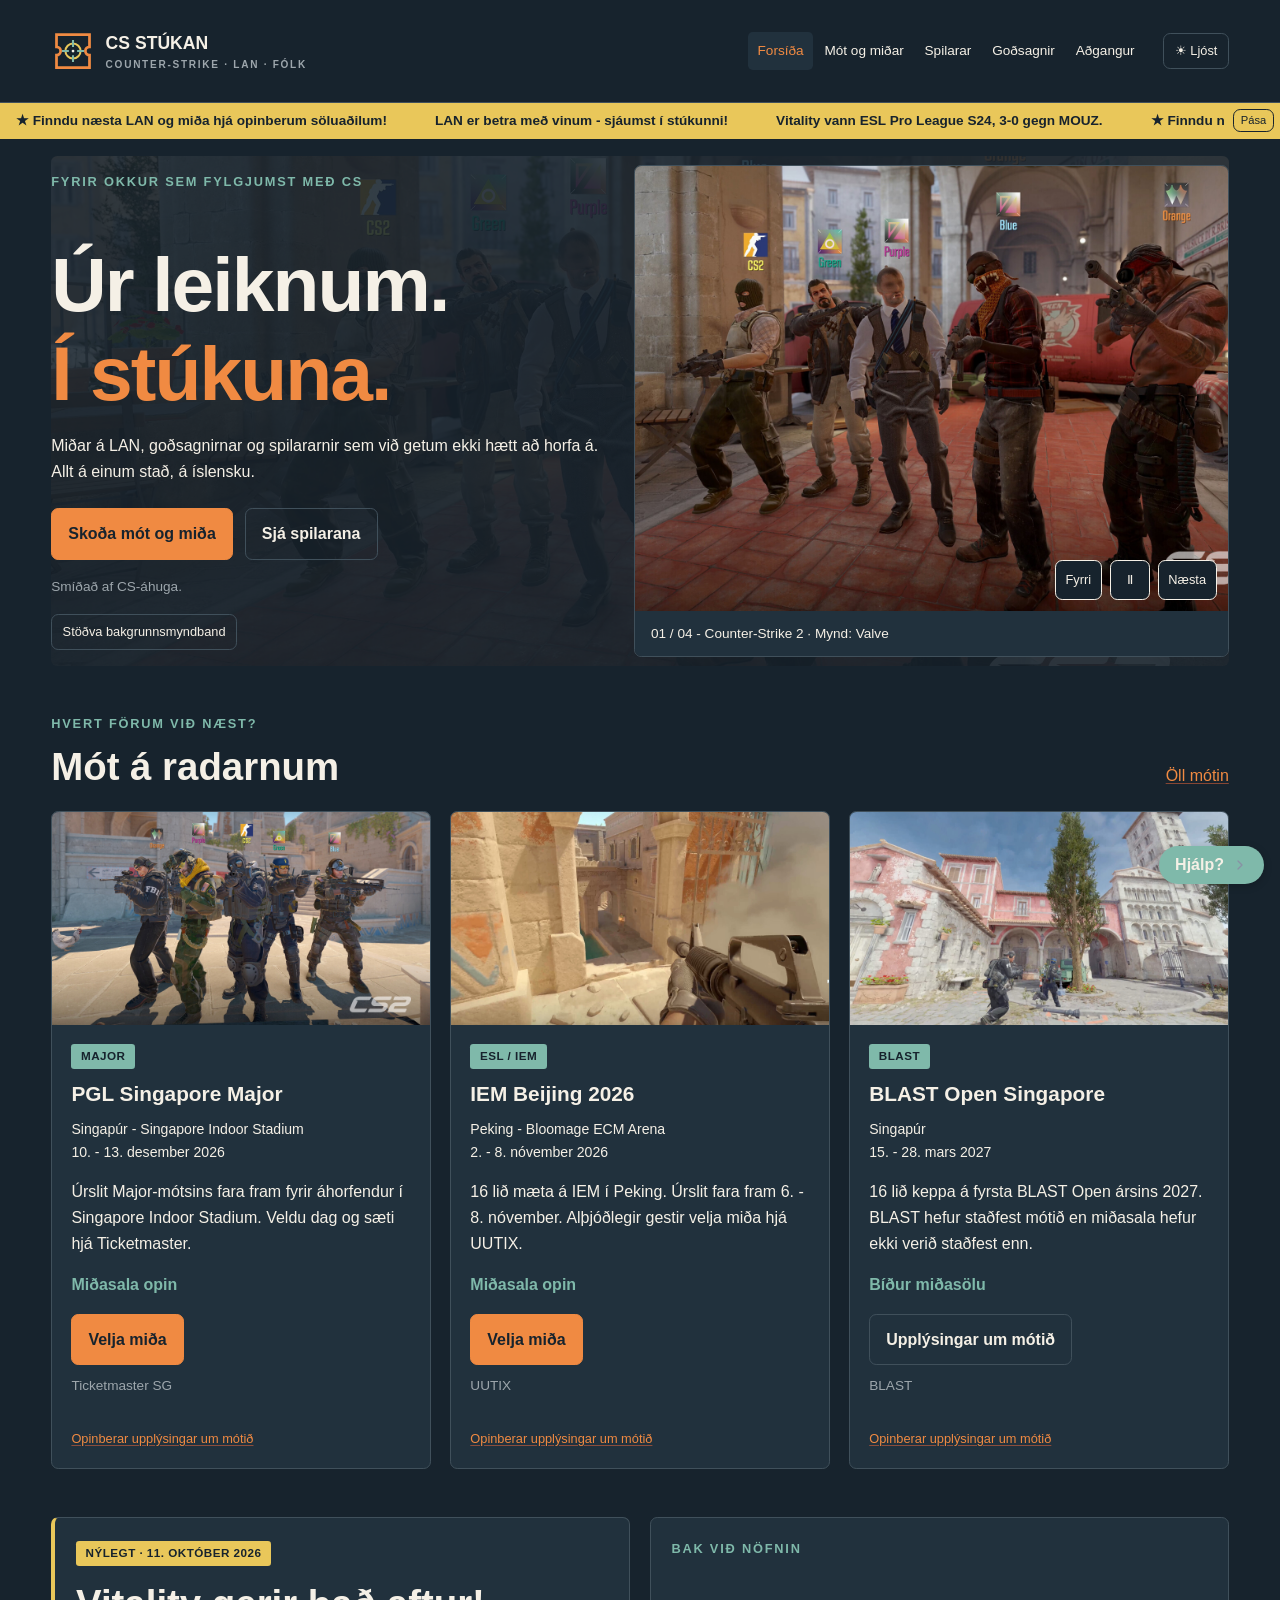
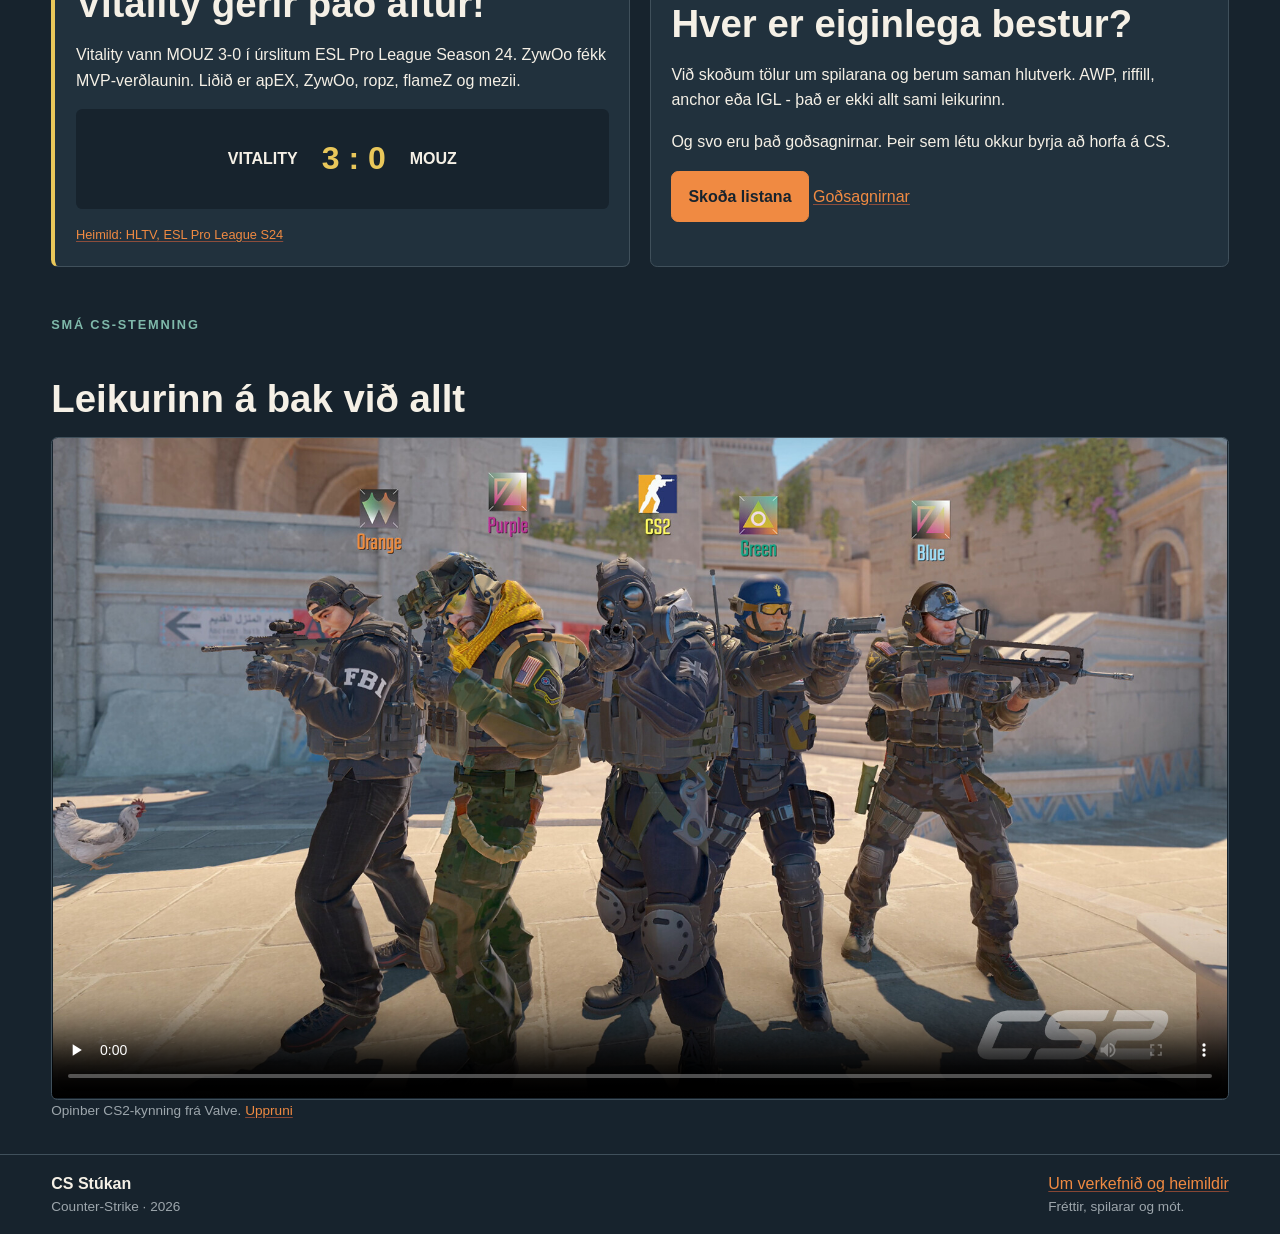
<file: index.html>
<!DOCTYPE html>
<html lang="is" data-theme="dark">
<head>
  <meta charset="UTF-8">
  <meta name="viewport" content="width=device-width, initial-scale=1">
  <meta name="color-scheme" content="light dark">
  <meta name="description" content="CS Stúkan: Counter-Strike, LAN-mót og spilararnir á bak við leikinn.">
  <title>Forsíða | CS Stúkan</title>
  <link rel="icon" href="myndir/logo.svg" type="image/svg+xml">
  <link rel="stylesheet" href="styles.min.css">
  <script>try{document.documentElement.dataset.theme=localStorage.getItem('cs-thema')||'dark';}catch(e){}</script>
  <script src="js/vefur.js" defer></script>
  
</head>
<body>
  <a class="sleppa" href="#efni">Fara beint í efnið</a>
  <header class="siduhofud">
    <div class="rammi haus">
      <a class="merki" href="index.html"><svg xmlns="http://www.w3.org/2000/svg" viewBox="0 0 64 64" role="img" aria-labelledby="logo-titill"><title id="logo-titill">CS Stúkan - einfalt miða- og skotmarksmerki</title><path d="M8 8h48v18a6 6 0 0 0 0 12v18H8V38a6 6 0 0 0 0-12Z" fill="#17232d" stroke="#f08a42" stroke-width="4"/><circle cx="32" cy="32" r="11" fill="none" stroke="#e9c75a" stroke-width="3"/><path d="M32 16v10m0 12v10M16 32h10m12 0h10" stroke="#7fb9aa" stroke-width="3"/><circle cx="32" cy="32" r="2" fill="#f5f0e6"/></svg><span>CS STÚKAN<small>Counter-Strike · LAN · fólk</small></span></a>
      <nav class="valmynd" aria-label="Aðalvalmynd"><a href="index.html" aria-current="page">Forsíða</a><a href="midar.html">Mót og miðar</a><a href="spilarar.html">Spilarar</a><a href="godsagnir.html">Goðsagnir</a><a href="adgangur.html">Aðgangur</a></nav>
      <button class="thema-hnappur" id="thema" type="button" aria-label="Skipta yfir í ljóst þema">☀ Ljóst</button>
      <details class="farsima-valmynd"><summary>☰ Valmynd</summary><nav class="farsima-listi" aria-label="Efnisyfirlit í farsíma"><a href="index.html" aria-current="page">Forsíða</a><a href="midar.html">Mót og miðar</a><a href="spilarar.html">Spilarar</a><a href="godsagnir.html">Goðsagnir</a><a href="adgangur.html">Aðgangur</a><a href="um.html">Um verkefnið</a></nav></details>
    </div>
  </header>
  <div class="tilkynning" role="region" aria-label="Tilkynningar">
    <div class="tilkynning-braut"><div class="tilkynning-texti">
      <span>★ Finndu næsta LAN og miða hjá opinberum söluaðilum!</span><span>LAN er betra með vinum - sjáumst í stúkunni!</span><span>Vitality vann ESL Pro League S24, 3-0 gegn MOUZ.</span>
      <span aria-hidden="true">★ Finndu næsta LAN og miða hjá opinberum söluaðilum!</span><span aria-hidden="true">LAN er betra með vinum - sjáumst í stúkunni!</span><span aria-hidden="true">Vitality vann ESL Pro League S24, 3-0 gegn MOUZ.</span>
    </div></div><button id="pasa-tilkynningu" type="button" aria-pressed="false">Pása</button>
  </div>
  <main id="efni" class="rammi">
    
<section class="forsida"><video id="bakgrunnsmyndband" class="bakgrunnsmyndband" muted loop playsinline preload="metadata" poster="myndir/cs-1.jpg" aria-hidden="true"><source src="myndbond/cs2-bakgrunnur.mp4" type="video/mp4"></video>
  <div class="forsidu-texti"><p class="yfirskrift">Fyrir okkur sem fylgjumst með CS</p><h1>Úr leiknum.<br><span>Í stúkuna.</span></h1><p>Miðar á LAN, goðsagnirnar og spilararnir sem við getum ekki hætt að horfa á. Allt á einum stað, á íslensku.</p><div class="hnappar"><a href="midar.html" role="button">Skoða mót og miða </a><a href="spilarar.html" role="button" class="hnappur-ljos">Sjá spilarana</a></div><p class="smatt" style="margin-top:1rem">Smíðað af CS-áhuga.</p><button type="button" id="bakgrunns-pasa" class="thema-hnappur">Stöðva bakgrunnsmyndband</button></div>
  <figure class="forsidu-mynd"><img id="myndasyning" src="myndir/cs-1.jpg" alt="Skjámynd úr Counter-Strike 2" width="1920" height="1080"><div class="myndahnappar"><button id="mynd-fyrri" type="button" aria-label="Fyrri mynd">Fyrri</button><button id="mynd-pasa" type="button" aria-label="Stöðva myndasýningu" aria-pressed="false">Ⅱ</button><button id="mynd-naesta" type="button" aria-label="Næsta mynd">Næsta</button></div><figcaption><span id="myndatexti">01 / 04 - Counter-Strike 2</span> · Mynd: Valve</figcaption></figure>
</section>
<section class="kafli"><div class="kafla-haus"><div><p class="yfirskrift">Hvert förum við næst?</p><h2>Mót á radarnum</h2></div><a href="midar.html">Öll mótin </a></div><div class="thrir-dalkar"><article class="motskort"><img src="myndir/cs-2.jpg" alt="Skjámynd úr Counter-Strike 2" width="1920" height="1080" loading="lazy"><div class="kort-texti"><span class="merkimidi">MAJOR</span><h3>PGL Singapore Major</h3><p class="stadur">Singapúr - Singapore Indoor Stadium<br>10. - 13. desember 2026</p><p>Úrslit Major-mótsins fara fram fyrir áhorfendur í Singapore Indoor Stadium. Veldu dag og sæti hjá Ticketmaster.</p><p class="midasala-stada">Miðasala opin</p><a href="https://main.login.ticketmaster.sg/activity/detail/26sg_pglcs2major" role="button" target="_blank" rel="noopener">Velja miða</a><p class="smatt">Ticketmaster SG</p><a class="heimild" href="https://www.pglesports.com/cs2/pgl-major-singapore-2026/" target="_blank" rel="noopener">Opinberar upplýsingar um mótið</a></div></article><article class="motskort"><img src="myndir/cs-4.jpg" alt="Skjámynd úr Counter-Strike 2" width="1920" height="1080" loading="lazy"><div class="kort-texti"><span class="merkimidi">ESL / IEM</span><h3>IEM Beijing 2026</h3><p class="stadur">Peking - Bloomage ECM Arena<br>2. - 8. nóvember 2026</p><p>16 lið mæta á IEM í Peking. Úrslit fara fram 6. - 8. nóvember. Alþjóðlegir gestir velja miða hjá UUTIX.</p><p class="midasala-stada">Miðasala opin</p><a href="https://www.uutix.com/detail?pId=3919" role="button" target="_blank" rel="noopener">Velja miða</a><p class="smatt">UUTIX</p><a class="heimild" href="https://pro.eslgaming.com/tour/cs/beijing/" target="_blank" rel="noopener">Opinberar upplýsingar um mótið</a></div></article><article class="motskort"><img src="myndir/cs-3.jpg" alt="Skjámynd úr Counter-Strike 2" width="1920" height="1080" loading="lazy"><div class="kort-texti"><span class="merkimidi">BLAST</span><h3>BLAST Open Singapore</h3><p class="stadur">Singapúr<br>15. - 28. mars 2027</p><p>16 lið keppa á fyrsta BLAST Open ársins 2027. BLAST hefur staðfest mótið en miðasala hefur ekki verið staðfest enn.</p><p class="midasala-stada">Bíður miðasölu</p><a href="https://blast.tv/cs/news/premier-returns-to-singapore-in-2027" role="button" class="hnappur-ljos" target="_blank" rel="noopener">Upplýsingar um mótið</a><p class="smatt">BLAST</p><a class="heimild" href="https://blast.tv/cs/news/premier-returns-to-singapore-in-2027" target="_blank" rel="noopener">Opinberar upplýsingar um mótið</a></div></article></div></section>
<div class="kafli tveir-dalkar"><article class="frett"><span class="merkimidi gulur">NÝLEGT · 11. OKTÓBER 2026</span><h2 style="margin-top:1rem">Vitality gerir það aftur!</h2><p>Vitality vann MOUZ 3-0 í úrslitum ESL Pro League Season 24. ZywOo fékk MVP-verðlaunin. Liðið er apEX, ZywOo, ropz, flameZ og mezii.</p><div class="urslit"><span>VITALITY</span><strong>3 : 0</strong><span>MOUZ</span></div><p class="heimild"><a href="https://www.hltv.org/events/8244/esl-pro-league-season-24">Heimild: HLTV, ESL Pro League S24 </a></p></article><article><p class="yfirskrift">Bak við nöfnin</p><h2>Hver er eiginlega bestur?</h2><p>Við skoðum tölur um spilarana og berum saman hlutverk. AWP, riffill, anchor eða IGL - það er ekki allt sami leikurinn.</p><p>Og svo eru það goðsagnirnar. Þeir sem létu okkur byrja að horfa á CS.</p><div class="hnappar"><a href="spilarar.html" role="button">Skoða listana</a> <a href="godsagnir.html">Goðsagnirnar </a></div></article></div>
<section class="kafli"><p class="yfirskrift">Smá CS-stemning</p><h2>Leikurinn á bak við allt</h2><video class="myndband" controls preload="none" poster="myndir/cs-2.jpg"><source src="myndbond/cs2-kynning.mp4" type="video/mp4"><track kind="captions" src="myndbond/kynning-is.vtt" srclang="is" label="Íslensk lýsing"><p><a href="https://store.steampowered.com/app/730/CounterStrike_2/">Sjá kynninguna á Steam</a></p></video><p class="smatt">Opinber CS2-kynning frá Valve. <a href="https://store.steampowered.com/app/730/CounterStrike_2/">Uppruni </a></p></section>

  </main>
  <footer><div class="rammi fotur"><div><strong>CS Stúkan</strong><p class="smatt">Counter-Strike · 2026</p></div><div><a href="um.html">Um verkefnið og heimildir</a><p class="smatt">Fréttir, spilarar og mót.</p></div></div></footer>
  <details class="spjall"><summary>Hjálp?</summary><div class="spjall-inni"><h3>Hvað viltu vita?</h3><p>Hér finnurðu svör um miða, aðgang og tölfræði.</p><label for="spjall-spurning">Veldu spurningu</label><select id="spjall-spurning"><option value="midar">Hvernig kaupi ég miða?</option><option value="adgangur">Hvernig stofna ég aðgang?</option><option value="tolur">Hvaðan koma tölurnar?</option></select><p id="spjall-svar" aria-live="polite">Veldu „Velja miða“ á mótasíðunni. Miðakaup fara fram hjá opinberum söluaðila.</p></div></details>
</body>
</html>
</file>
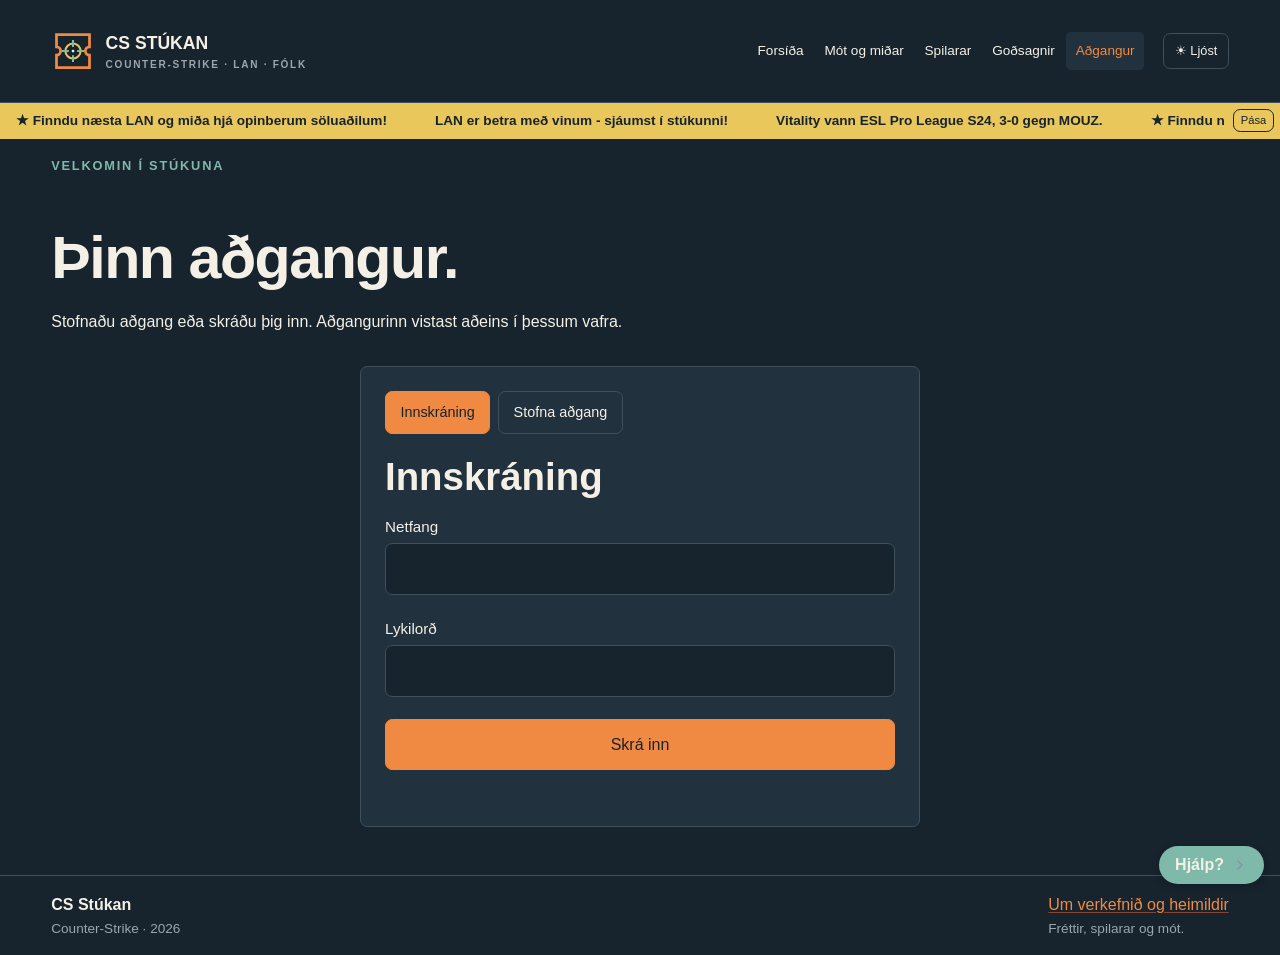
<file: adgangur.html>
<!DOCTYPE html>
<html lang="is" data-theme="dark">
<head>
  <meta charset="UTF-8">
  <meta name="viewport" content="width=device-width, initial-scale=1">
  <meta name="color-scheme" content="light dark">
  <meta name="description" content="CS Stúkan: Counter-Strike, LAN-mót og spilararnir á bak við leikinn.">
  <title>Aðgangur | CS Stúkan</title>
  <link rel="icon" href="myndir/logo.svg" type="image/svg+xml">
  <link rel="stylesheet" href="styles.min.css">
  <script>try{document.documentElement.dataset.theme=localStorage.getItem('cs-thema')||'dark';}catch(e){}</script>
  <script src="js/vefur.js" defer></script>
  
</head>
<body>
  <a class="sleppa" href="#efni">Fara beint í efnið</a>
  <header class="siduhofud">
    <div class="rammi haus">
      <a class="merki" href="index.html"><svg xmlns="http://www.w3.org/2000/svg" viewBox="0 0 64 64" role="img" aria-labelledby="logo-titill"><title id="logo-titill">CS Stúkan - einfalt miða- og skotmarksmerki</title><path d="M8 8h48v18a6 6 0 0 0 0 12v18H8V38a6 6 0 0 0 0-12Z" fill="#17232d" stroke="#f08a42" stroke-width="4"/><circle cx="32" cy="32" r="11" fill="none" stroke="#e9c75a" stroke-width="3"/><path d="M32 16v10m0 12v10M16 32h10m12 0h10" stroke="#7fb9aa" stroke-width="3"/><circle cx="32" cy="32" r="2" fill="#f5f0e6"/></svg><span>CS STÚKAN<small>Counter-Strike · LAN · fólk</small></span></a>
      <nav class="valmynd" aria-label="Aðalvalmynd"><a href="index.html">Forsíða</a><a href="midar.html">Mót og miðar</a><a href="spilarar.html">Spilarar</a><a href="godsagnir.html">Goðsagnir</a><a href="adgangur.html" aria-current="page">Aðgangur</a></nav>
      <button class="thema-hnappur" id="thema" type="button" aria-label="Skipta yfir í ljóst þema">☀ Ljóst</button>
      <details class="farsima-valmynd"><summary>☰ Valmynd</summary><nav class="farsima-listi" aria-label="Efnisyfirlit í farsíma"><a href="index.html">Forsíða</a><a href="midar.html">Mót og miðar</a><a href="spilarar.html">Spilarar</a><a href="godsagnir.html">Goðsagnir</a><a href="adgangur.html" aria-current="page">Aðgangur</a><a href="um.html">Um verkefnið</a></nav></details>
    </div>
  </header>
  <div class="tilkynning" role="region" aria-label="Tilkynningar">
    <div class="tilkynning-braut"><div class="tilkynning-texti">
      <span>★ Finndu næsta LAN og miða hjá opinberum söluaðilum!</span><span>LAN er betra með vinum - sjáumst í stúkunni!</span><span>Vitality vann ESL Pro League S24, 3-0 gegn MOUZ.</span>
      <span aria-hidden="true">★ Finndu næsta LAN og miða hjá opinberum söluaðilum!</span><span aria-hidden="true">LAN er betra með vinum - sjáumst í stúkunni!</span><span aria-hidden="true">Vitality vann ESL Pro League S24, 3-0 gegn MOUZ.</span>
    </div></div><button id="pasa-tilkynningu" type="button" aria-pressed="false">Pása</button>
  </div>
  <main id="efni" class="rammi">
    
<header class="sidutitill"><p class="yfirskrift">Velkomin í stúkuna</p><h1>Þinn aðgangur.</h1><p>Stofnaðu aðgang eða skráðu þig inn. Aðgangurinn vistast aðeins í þessum vafra.</p></header>
<div class="adgangsrammi kassi"><div class="flipar" role="tablist" aria-label="Aðgangur"><button type="button" role="tab" id="innskra-flipi" aria-selected="true" aria-controls="innskra-spjald" tabindex="0">Innskráning</button><button type="button" role="tab" id="stofna-flipi" aria-selected="false" aria-controls="stofna-spjald" tabindex="-1">Stofna aðgang</button></div>
<section role="tabpanel" id="innskra-spjald" aria-labelledby="innskra-flipi"><h2>Innskráning</h2><form id="innskra-form"><label for="inn-netfang">Netfang <input id="inn-netfang" name="netfang" type="email" autocomplete="username" required></label><label for="inn-lykilord">Lykilorð <input id="inn-lykilord" name="lykilord" type="password" minlength="8" autocomplete="current-password" required></label><button type="submit">Skrá inn</button></form></section>
<section role="tabpanel" id="stofna-spjald" aria-labelledby="stofna-flipi" hidden><h2>Stofna aðgang</h2><form id="stofna-form"><label for="nytt-nafn">Nafn <input id="nytt-nafn" name="nafn" type="text" minlength="2" maxlength="50" autocomplete="name" required></label><label for="nytt-netfang">Netfang <input id="nytt-netfang" name="netfang" type="email" autocomplete="username" required></label><label for="nytt-lykilord">Lykilorð <input id="nytt-lykilord" name="lykilord" type="password" minlength="8" maxlength="128" autocomplete="new-password" required></label><label for="nytt-endurtaka">Endurtaktu lykilorð <input id="nytt-endurtaka" name="endurtaka" type="password" minlength="8" autocomplete="new-password" required></label><label><input type="checkbox" name="hopadgangur" id="hopadgangur"> Ég ætla að mæta með hópi.</label><div id="adgangs-hopur" class="skilyrdi" hidden><label for="adgangs-hopsnafn">Nafn hóps <input id="adgangs-hopsnafn" name="hopur" minlength="2" maxlength="40" disabled></label></div><label><input type="checkbox" name="samthykki" required> Ég samþykki að aðgangurinn sé vistaður í þessum vafra.</label><button type="submit">Stofna aðgang</button></form></section>
<p id="adgangs-nidurstada" class="nidurstada" aria-live="polite" hidden></p><div id="innskradur" hidden><h3 id="velkomin">Velkomin/n!</h3><p>Þú ert skráð/ur inn.</p><a href="midar.html" role="button">Skoða miða</a> <button id="utskra" type="button" class="hnappur-ljos">Skrá út</button></div></div>
  </main>
  <footer><div class="rammi fotur"><div><strong>CS Stúkan</strong><p class="smatt">Counter-Strike · 2026</p></div><div><a href="um.html">Um verkefnið og heimildir</a><p class="smatt">Fréttir, spilarar og mót.</p></div></div></footer>
  <details class="spjall"><summary>Hjálp?</summary><div class="spjall-inni"><h3>Hvað viltu vita?</h3><p>Hér finnurðu svör um miða, aðgang og tölfræði.</p><label for="spjall-spurning">Veldu spurningu</label><select id="spjall-spurning"><option value="midar">Hvernig kaupi ég miða?</option><option value="adgangur">Hvernig stofna ég aðgang?</option><option value="tolur">Hvaðan koma tölurnar?</option></select><p id="spjall-svar" aria-live="polite">Veldu „Velja miða“ á mótasíðunni. Miðakaup fara fram hjá opinberum söluaðila.</p></div></details>
</body>
</html>
</file>
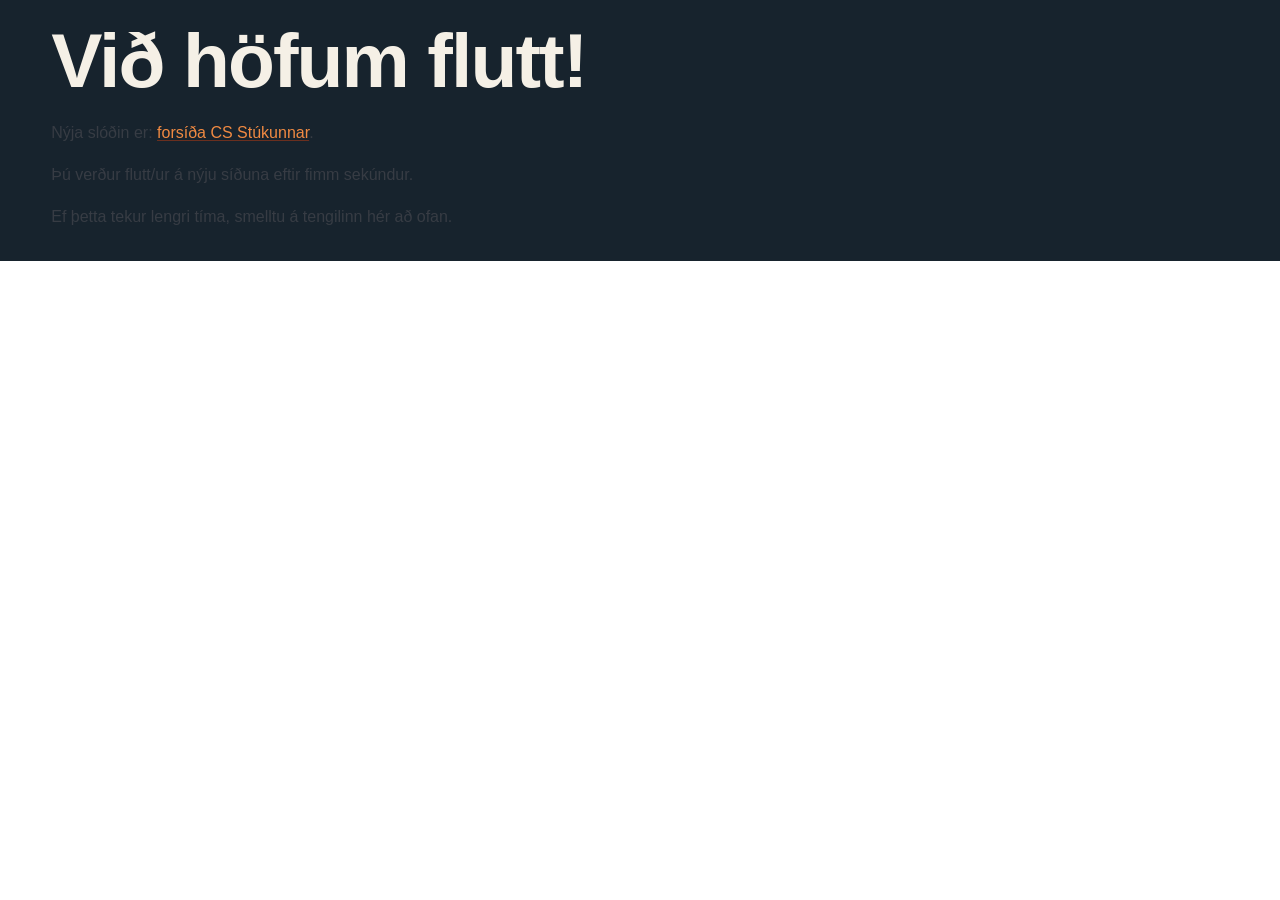
<file: gamalt.html>
<!DOCTYPE html>
<html lang="is"><head><meta charset="UTF-8"><meta name="viewport" content="width=device-width, initial-scale=1"><meta http-equiv="Refresh" content="5; url=index.html"><link rel="stylesheet" href="styles.min.css"><title>Síðan hefur flutt | CS Stúkan</title></head><body><main class="rammi"><h1>Við höfum flutt!</h1><p>Nýja slóðin er: <a href="index.html">forsíða CS Stúkunnar</a>.</p><p>Þú verður flutt/ur á nýju síðuna eftir fimm sekúndur.</p><p>Ef þetta tekur lengri tíma, smelltu á tengilinn hér að ofan.</p></main></body></html>
</file>
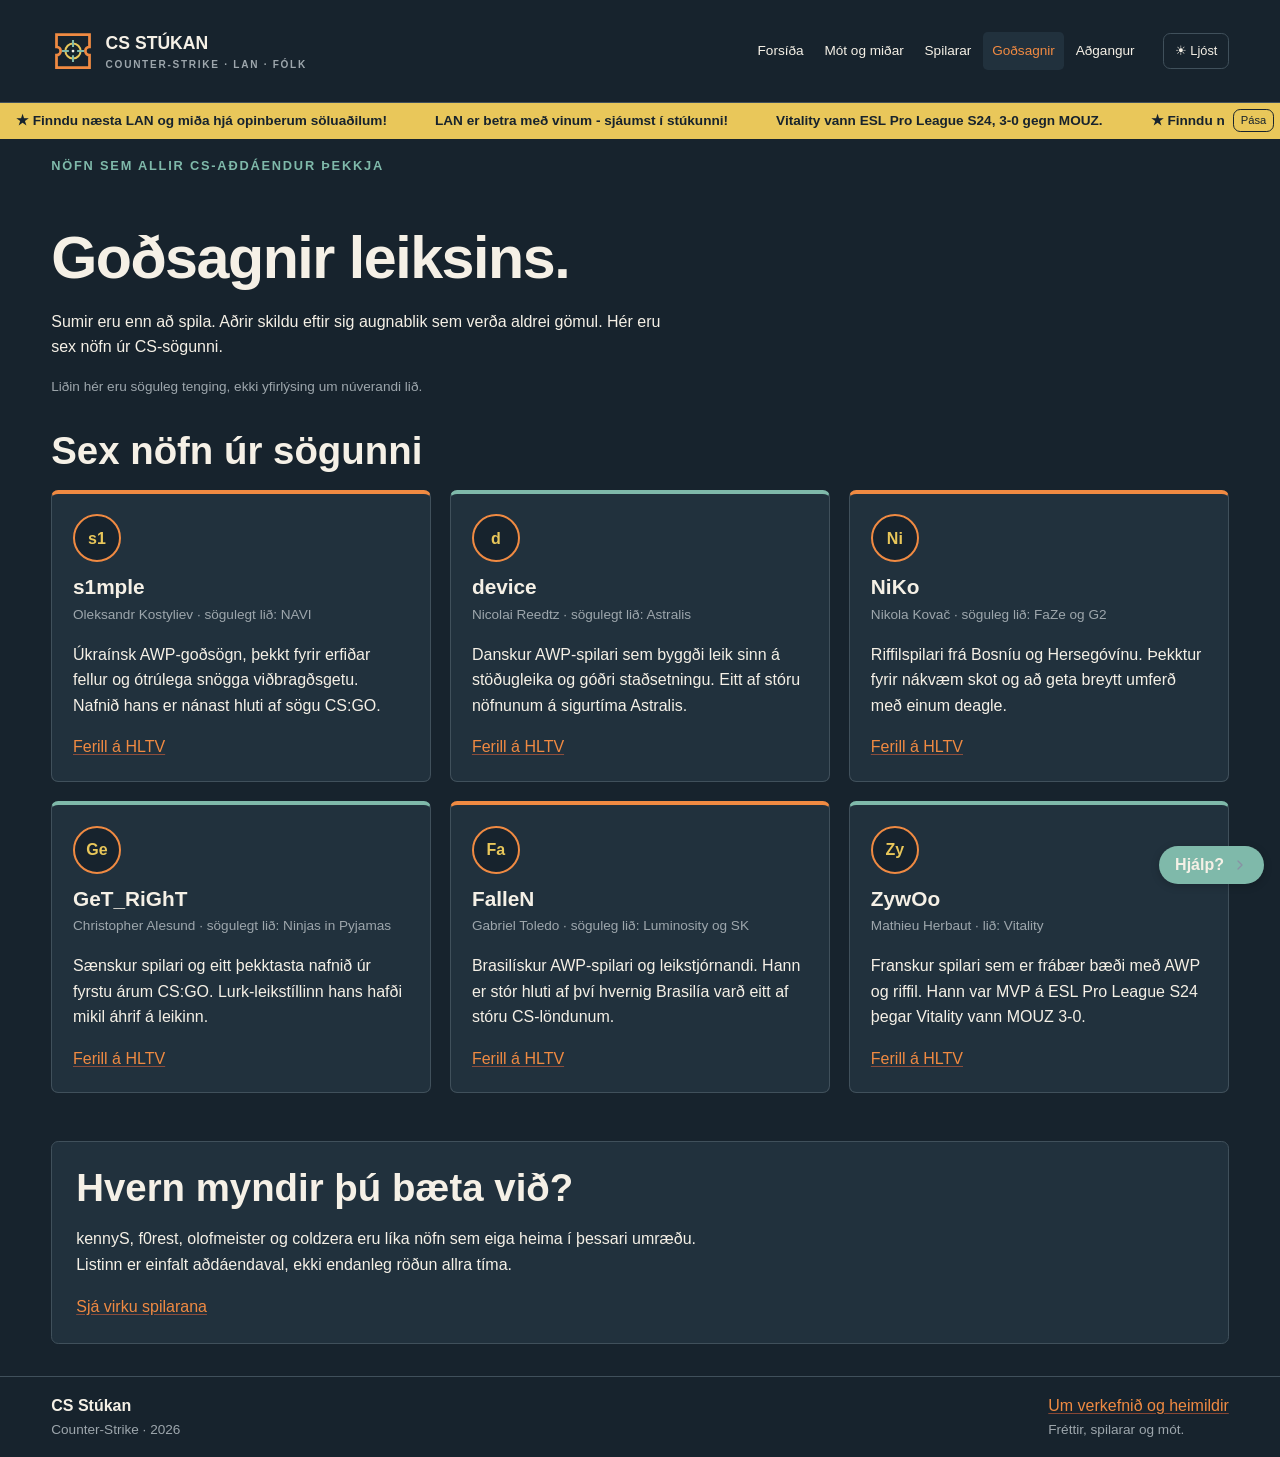
<file: godsagnir.html>
<!DOCTYPE html>
<html lang="is" data-theme="dark">
<head>
  <meta charset="UTF-8">
  <meta name="viewport" content="width=device-width, initial-scale=1">
  <meta name="color-scheme" content="light dark">
  <meta name="description" content="CS Stúkan: Counter-Strike, LAN-mót og spilararnir á bak við leikinn.">
  <title>Goðsagnir | CS Stúkan</title>
  <link rel="icon" href="myndir/logo.svg" type="image/svg+xml">
  <link rel="stylesheet" href="styles.min.css">
  <script>try{document.documentElement.dataset.theme=localStorage.getItem('cs-thema')||'dark';}catch(e){}</script>
  <script src="js/vefur.js" defer></script>
  
</head>
<body>
  <a class="sleppa" href="#efni">Fara beint í efnið</a>
  <header class="siduhofud">
    <div class="rammi haus">
      <a class="merki" href="index.html"><svg xmlns="http://www.w3.org/2000/svg" viewBox="0 0 64 64" role="img" aria-labelledby="logo-titill"><title id="logo-titill">CS Stúkan - einfalt miða- og skotmarksmerki</title><path d="M8 8h48v18a6 6 0 0 0 0 12v18H8V38a6 6 0 0 0 0-12Z" fill="#17232d" stroke="#f08a42" stroke-width="4"/><circle cx="32" cy="32" r="11" fill="none" stroke="#e9c75a" stroke-width="3"/><path d="M32 16v10m0 12v10M16 32h10m12 0h10" stroke="#7fb9aa" stroke-width="3"/><circle cx="32" cy="32" r="2" fill="#f5f0e6"/></svg><span>CS STÚKAN<small>Counter-Strike · LAN · fólk</small></span></a>
      <nav class="valmynd" aria-label="Aðalvalmynd"><a href="index.html">Forsíða</a><a href="midar.html">Mót og miðar</a><a href="spilarar.html">Spilarar</a><a href="godsagnir.html" aria-current="page">Goðsagnir</a><a href="adgangur.html">Aðgangur</a></nav>
      <button class="thema-hnappur" id="thema" type="button" aria-label="Skipta yfir í ljóst þema">☀ Ljóst</button>
      <details class="farsima-valmynd"><summary>☰ Valmynd</summary><nav class="farsima-listi" aria-label="Efnisyfirlit í farsíma"><a href="index.html">Forsíða</a><a href="midar.html">Mót og miðar</a><a href="spilarar.html">Spilarar</a><a href="godsagnir.html" aria-current="page">Goðsagnir</a><a href="adgangur.html">Aðgangur</a><a href="um.html">Um verkefnið</a></nav></details>
    </div>
  </header>
  <div class="tilkynning" role="region" aria-label="Tilkynningar">
    <div class="tilkynning-braut"><div class="tilkynning-texti">
      <span>★ Finndu næsta LAN og miða hjá opinberum söluaðilum!</span><span>LAN er betra með vinum - sjáumst í stúkunni!</span><span>Vitality vann ESL Pro League S24, 3-0 gegn MOUZ.</span>
      <span aria-hidden="true">★ Finndu næsta LAN og miða hjá opinberum söluaðilum!</span><span aria-hidden="true">LAN er betra með vinum - sjáumst í stúkunni!</span><span aria-hidden="true">Vitality vann ESL Pro League S24, 3-0 gegn MOUZ.</span>
    </div></div><button id="pasa-tilkynningu" type="button" aria-pressed="false">Pása</button>
  </div>
  <main id="efni" class="rammi">
    
<header class="sidutitill"><p class="yfirskrift">Nöfn sem allir CS-aðdáendur þekkja</p><h1>Goðsagnir leiksins.</h1><p>Sumir eru enn að spila. Aðrir skildu eftir sig augnablik sem verða aldrei gömul. Hér eru sex nöfn úr CS-sögunni.</p><p class="smatt">Liðin hér eru söguleg tenging, ekki yfirlýsing um núverandi lið.</p></header>
<h2>Sex nöfn úr sögunni</h2><div class="thrir-dalkar">
<article class="godsogn"><div class="upphafsstafir">s1</div><h3>s1mple</h3><p class="lid">Oleksandr Kostyliev · sögulegt lið: NAVI</p><p>Úkraínsk AWP-goðsögn, þekkt fyrir erfiðar fellur og ótrúlega snögga viðbragðsgetu. Nafnið hans er nánast hluti af sögu CS:GO.</p><a href="https://www.hltv.org/player/7998/s1mple">Ferill á HLTV </a></article>
<article class="godsogn"><div class="upphafsstafir">d</div><h3>device</h3><p class="lid">Nicolai Reedtz · sögulegt lið: Astralis</p><p>Danskur AWP-spilari sem byggði leik sinn á stöðugleika og góðri staðsetningu. Eitt af stóru nöfnunum á sigurtíma Astralis.</p><a href="https://www.hltv.org/player/7592/device">Ferill á HLTV </a></article>
<article class="godsogn"><div class="upphafsstafir">Ni</div><h3>NiKo</h3><p class="lid">Nikola Kovač · söguleg lið: FaZe og G2</p><p>Riffilspilari frá Bosníu og Hersegóvínu. Þekktur fyrir nákvæm skot og að geta breytt umferð með einum deagle.</p><a href="https://www.hltv.org/player/3741/niko">Ferill á HLTV </a></article>
<article class="godsogn"><div class="upphafsstafir">Ge</div><h3>GeT_RiGhT</h3><p class="lid">Christopher Alesund · sögulegt lið: Ninjas in Pyjamas</p><p>Sænskur spilari og eitt þekktasta nafnið úr fyrstu árum CS:GO. Lurk-leikstíllinn hans hafði mikil áhrif á leikinn.</p><a href="https://www.hltv.org/player/39/get-right">Ferill á HLTV </a></article>
<article class="godsogn"><div class="upphafsstafir">Fa</div><h3>FalleN</h3><p class="lid">Gabriel Toledo · söguleg lið: Luminosity og SK</p><p>Brasilískur AWP-spilari og leikstjórnandi. Hann er stór hluti af því hvernig Brasilía varð eitt af stóru CS-löndunum.</p><a href="https://www.hltv.org/player/2023/fallen">Ferill á HLTV </a></article>
<article class="godsogn"><div class="upphafsstafir">Zy</div><h3>ZywOo</h3><p class="lid">Mathieu Herbaut · lið: Vitality</p><p>Franskur spilari sem er frábær bæði með AWP og riffil. Hann var MVP á ESL Pro League S24 þegar Vitality vann MOUZ 3-0.</p><a href="https://www.hltv.org/player/11893/zywoo">Ferill á HLTV </a></article>
</div><section class="kafli kassi"><h2>Hvern myndir þú bæta við?</h2><p>kennyS, f0rest, olofmeister og coldzera eru líka nöfn sem eiga heima í þessari umræðu. Listinn er einfalt aðdáendaval, ekki endanleg röðun allra tíma.</p><a href="spilarar.html">Sjá virku spilarana </a></section>
  </main>
  <footer><div class="rammi fotur"><div><strong>CS Stúkan</strong><p class="smatt">Counter-Strike · 2026</p></div><div><a href="um.html">Um verkefnið og heimildir</a><p class="smatt">Fréttir, spilarar og mót.</p></div></div></footer>
  <details class="spjall"><summary>Hjálp?</summary><div class="spjall-inni"><h3>Hvað viltu vita?</h3><p>Hér finnurðu svör um miða, aðgang og tölfræði.</p><label for="spjall-spurning">Veldu spurningu</label><select id="spjall-spurning"><option value="midar">Hvernig kaupi ég miða?</option><option value="adgangur">Hvernig stofna ég aðgang?</option><option value="tolur">Hvaðan koma tölurnar?</option></select><p id="spjall-svar" aria-live="polite">Veldu „Velja miða“ á mótasíðunni. Miðakaup fara fram hjá opinberum söluaðila.</p></div></details>
</body>
</html>
</file>
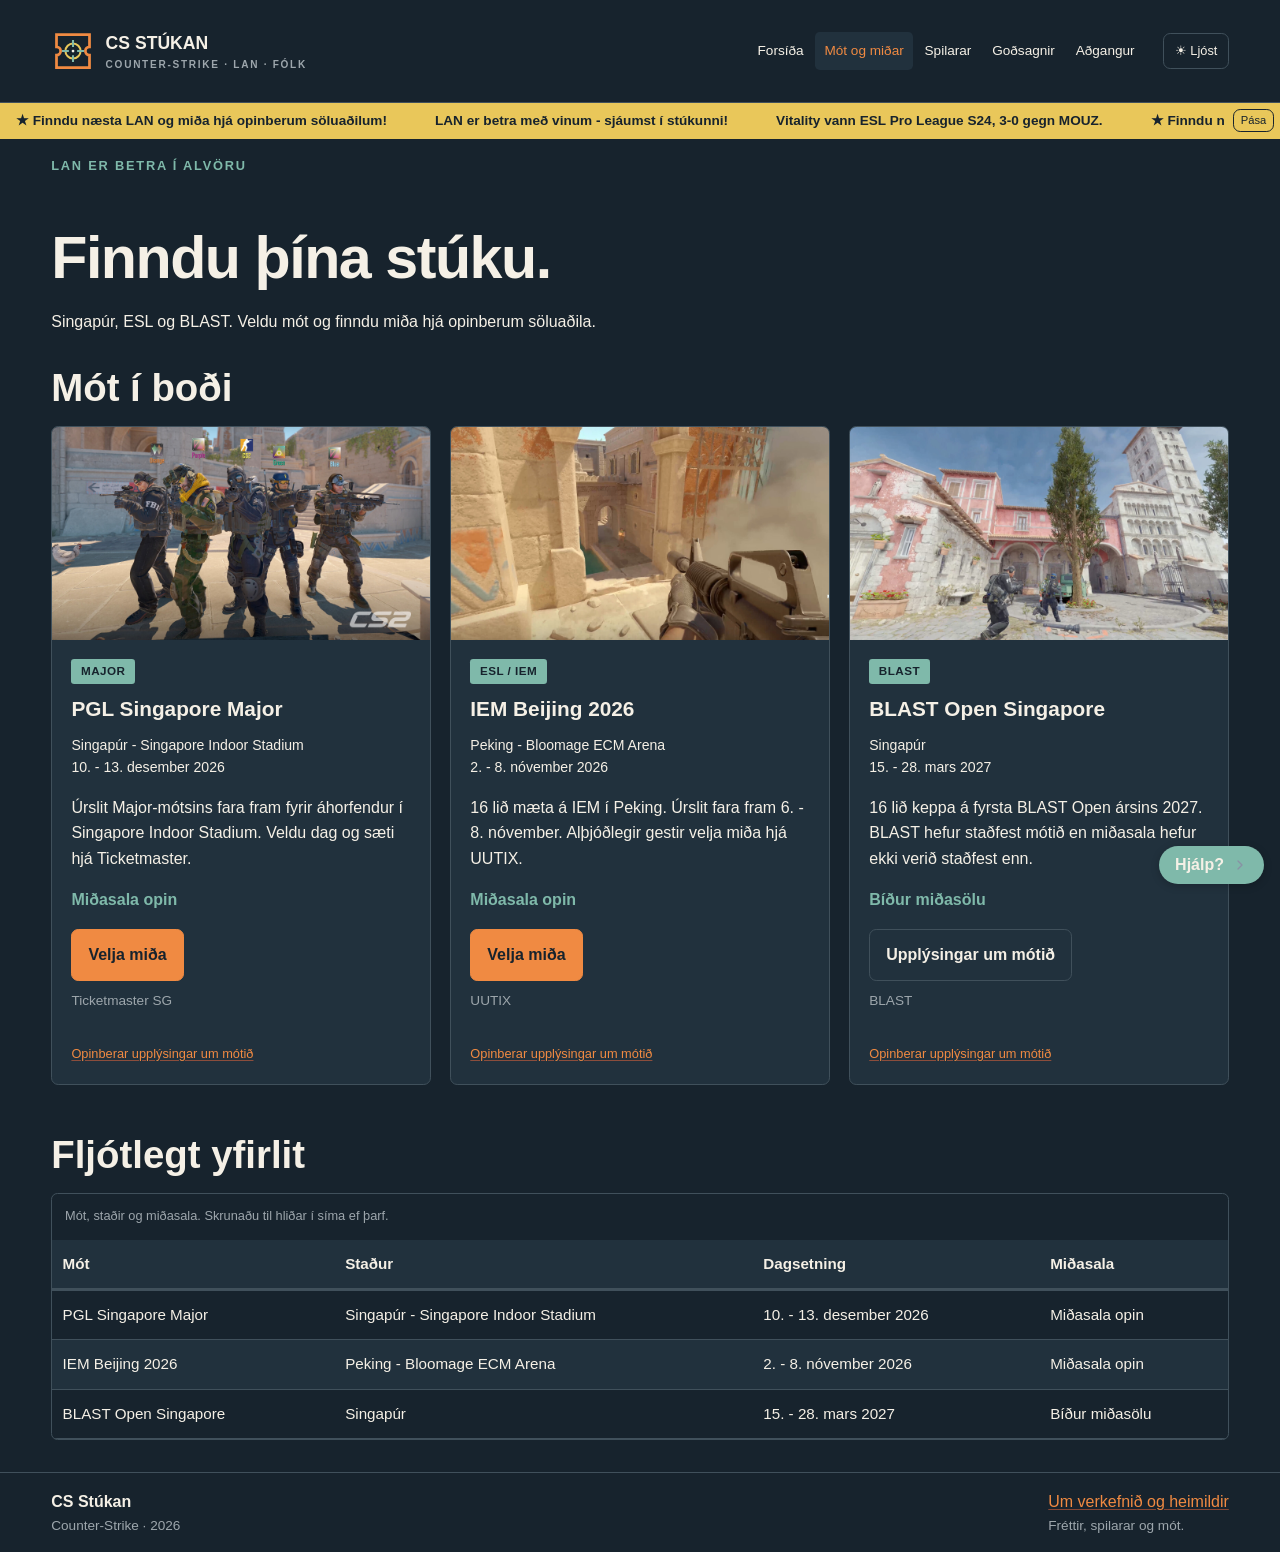
<file: midar.html>
<!DOCTYPE html>
<html lang="is" data-theme="dark">
<head>
  <meta charset="UTF-8">
  <meta name="viewport" content="width=device-width, initial-scale=1">
  <meta name="color-scheme" content="light dark">
  <meta name="description" content="CS Stúkan: Counter-Strike, LAN-mót og spilararnir á bak við leikinn.">
  <title>Mót og miðar | CS Stúkan</title>
  <link rel="icon" href="myndir/logo.svg" type="image/svg+xml">
  <link rel="stylesheet" href="styles.min.css">
  <script>try{document.documentElement.dataset.theme=localStorage.getItem('cs-thema')||'dark';}catch(e){}</script>
  <script src="js/vefur.js" defer></script>
  
</head>
<body>
  <a class="sleppa" href="#efni">Fara beint í efnið</a>
  <header class="siduhofud">
    <div class="rammi haus">
      <a class="merki" href="index.html"><svg xmlns="http://www.w3.org/2000/svg" viewBox="0 0 64 64" role="img" aria-labelledby="logo-titill"><title id="logo-titill">CS Stúkan - einfalt miða- og skotmarksmerki</title><path d="M8 8h48v18a6 6 0 0 0 0 12v18H8V38a6 6 0 0 0 0-12Z" fill="#17232d" stroke="#f08a42" stroke-width="4"/><circle cx="32" cy="32" r="11" fill="none" stroke="#e9c75a" stroke-width="3"/><path d="M32 16v10m0 12v10M16 32h10m12 0h10" stroke="#7fb9aa" stroke-width="3"/><circle cx="32" cy="32" r="2" fill="#f5f0e6"/></svg><span>CS STÚKAN<small>Counter-Strike · LAN · fólk</small></span></a>
      <nav class="valmynd" aria-label="Aðalvalmynd"><a href="index.html">Forsíða</a><a href="midar.html" aria-current="page">Mót og miðar</a><a href="spilarar.html">Spilarar</a><a href="godsagnir.html">Goðsagnir</a><a href="adgangur.html">Aðgangur</a></nav>
      <button class="thema-hnappur" id="thema" type="button" aria-label="Skipta yfir í ljóst þema">☀ Ljóst</button>
      <details class="farsima-valmynd"><summary>☰ Valmynd</summary><nav class="farsima-listi" aria-label="Efnisyfirlit í farsíma"><a href="index.html">Forsíða</a><a href="midar.html" aria-current="page">Mót og miðar</a><a href="spilarar.html">Spilarar</a><a href="godsagnir.html">Goðsagnir</a><a href="adgangur.html">Aðgangur</a><a href="um.html">Um verkefnið</a></nav></details>
    </div>
  </header>
  <div class="tilkynning" role="region" aria-label="Tilkynningar">
    <div class="tilkynning-braut"><div class="tilkynning-texti">
      <span>★ Finndu næsta LAN og miða hjá opinberum söluaðilum!</span><span>LAN er betra með vinum - sjáumst í stúkunni!</span><span>Vitality vann ESL Pro League S24, 3-0 gegn MOUZ.</span>
      <span aria-hidden="true">★ Finndu næsta LAN og miða hjá opinberum söluaðilum!</span><span aria-hidden="true">LAN er betra með vinum - sjáumst í stúkunni!</span><span aria-hidden="true">Vitality vann ESL Pro League S24, 3-0 gegn MOUZ.</span>
    </div></div><button id="pasa-tilkynningu" type="button" aria-pressed="false">Pása</button>
  </div>
  <main id="efni" class="rammi">
    
<header class="sidutitill"><p class="yfirskrift">LAN er betra í alvöru</p><h1>Finndu þína stúku.</h1><p>Singapúr, ESL og BLAST. Veldu mót og finndu miða hjá opinberum söluaðila.</p></header><h2>Mót í boði</h2><div class="thrir-dalkar"><article class="motskort"><img src="myndir/cs-2.jpg" alt="Skjámynd úr Counter-Strike 2" width="1920" height="1080" loading="lazy"><div class="kort-texti"><span class="merkimidi">MAJOR</span><h3>PGL Singapore Major</h3><p class="stadur">Singapúr - Singapore Indoor Stadium<br>10. - 13. desember 2026</p><p>Úrslit Major-mótsins fara fram fyrir áhorfendur í Singapore Indoor Stadium. Veldu dag og sæti hjá Ticketmaster.</p><p class="midasala-stada">Miðasala opin</p><a href="https://main.login.ticketmaster.sg/activity/detail/26sg_pglcs2major" role="button" target="_blank" rel="noopener">Velja miða</a><p class="smatt">Ticketmaster SG</p><a class="heimild" href="https://www.pglesports.com/cs2/pgl-major-singapore-2026/" target="_blank" rel="noopener">Opinberar upplýsingar um mótið</a></div></article><article class="motskort"><img src="myndir/cs-4.jpg" alt="Skjámynd úr Counter-Strike 2" width="1920" height="1080" loading="lazy"><div class="kort-texti"><span class="merkimidi">ESL / IEM</span><h3>IEM Beijing 2026</h3><p class="stadur">Peking - Bloomage ECM Arena<br>2. - 8. nóvember 2026</p><p>16 lið mæta á IEM í Peking. Úrslit fara fram 6. - 8. nóvember. Alþjóðlegir gestir velja miða hjá UUTIX.</p><p class="midasala-stada">Miðasala opin</p><a href="https://www.uutix.com/detail?pId=3919" role="button" target="_blank" rel="noopener">Velja miða</a><p class="smatt">UUTIX</p><a class="heimild" href="https://pro.eslgaming.com/tour/cs/beijing/" target="_blank" rel="noopener">Opinberar upplýsingar um mótið</a></div></article><article class="motskort"><img src="myndir/cs-3.jpg" alt="Skjámynd úr Counter-Strike 2" width="1920" height="1080" loading="lazy"><div class="kort-texti"><span class="merkimidi">BLAST</span><h3>BLAST Open Singapore</h3><p class="stadur">Singapúr<br>15. - 28. mars 2027</p><p>16 lið keppa á fyrsta BLAST Open ársins 2027. BLAST hefur staðfest mótið en miðasala hefur ekki verið staðfest enn.</p><p class="midasala-stada">Bíður miðasölu</p><a href="https://blast.tv/cs/news/premier-returns-to-singapore-in-2027" role="button" class="hnappur-ljos" target="_blank" rel="noopener">Upplýsingar um mótið</a><p class="smatt">BLAST</p><a class="heimild" href="https://blast.tv/cs/news/premier-returns-to-singapore-in-2027" target="_blank" rel="noopener">Opinberar upplýsingar um mótið</a></div></article></div><section class="kafli"><h2>Fljótlegt yfirlit</h2><div class="toflu-rammi" role="region" tabindex="0" aria-label="Mótayfirlit, skrunanleg tafla"><table class="motatafla"><caption>Mót, staðir og miðasala. Skrunaðu til hliðar í síma ef þarf.</caption><thead><tr><th scope="col">Mót</th><th scope="col">Staður</th><th scope="col">Dagsetning</th><th scope="col">Miðasala</th></tr></thead><tbody><tr><th scope="row">PGL Singapore Major</th><td>Singapúr - Singapore Indoor Stadium</td><td>10. - 13. desember 2026</td><td>Miðasala opin</td></tr><tr><th scope="row">IEM Beijing 2026</th><td>Peking - Bloomage ECM Arena</td><td>2. - 8. nóvember 2026</td><td>Miðasala opin</td></tr><tr><th scope="row">BLAST Open Singapore</th><td>Singapúr</td><td>15. - 28. mars 2027</td><td>Bíður miðasölu</td></tr></tbody></table></div></section></main>
  <footer><div class="rammi fotur"><div><strong>CS Stúkan</strong><p class="smatt">Counter-Strike · 2026</p></div><div><a href="um.html">Um verkefnið og heimildir</a><p class="smatt">Fréttir, spilarar og mót.</p></div></div></footer>
  <details class="spjall"><summary>Hjálp?</summary><div class="spjall-inni"><h3>Hvað viltu vita?</h3><p>Hér finnurðu svör um miða, aðgang og tölfræði.</p><label for="spjall-spurning">Veldu spurningu</label><select id="spjall-spurning"><option value="midar">Hvernig kaupi ég miða?</option><option value="adgangur">Hvernig stofna ég aðgang?</option><option value="tolur">Hvaðan koma tölurnar?</option></select><p id="spjall-svar" aria-live="polite">Veldu „Velja miða“ á mótasíðunni. Miðakaup fara fram hjá opinberum söluaðila.</p></div></details>
</body>
</html>
</file>
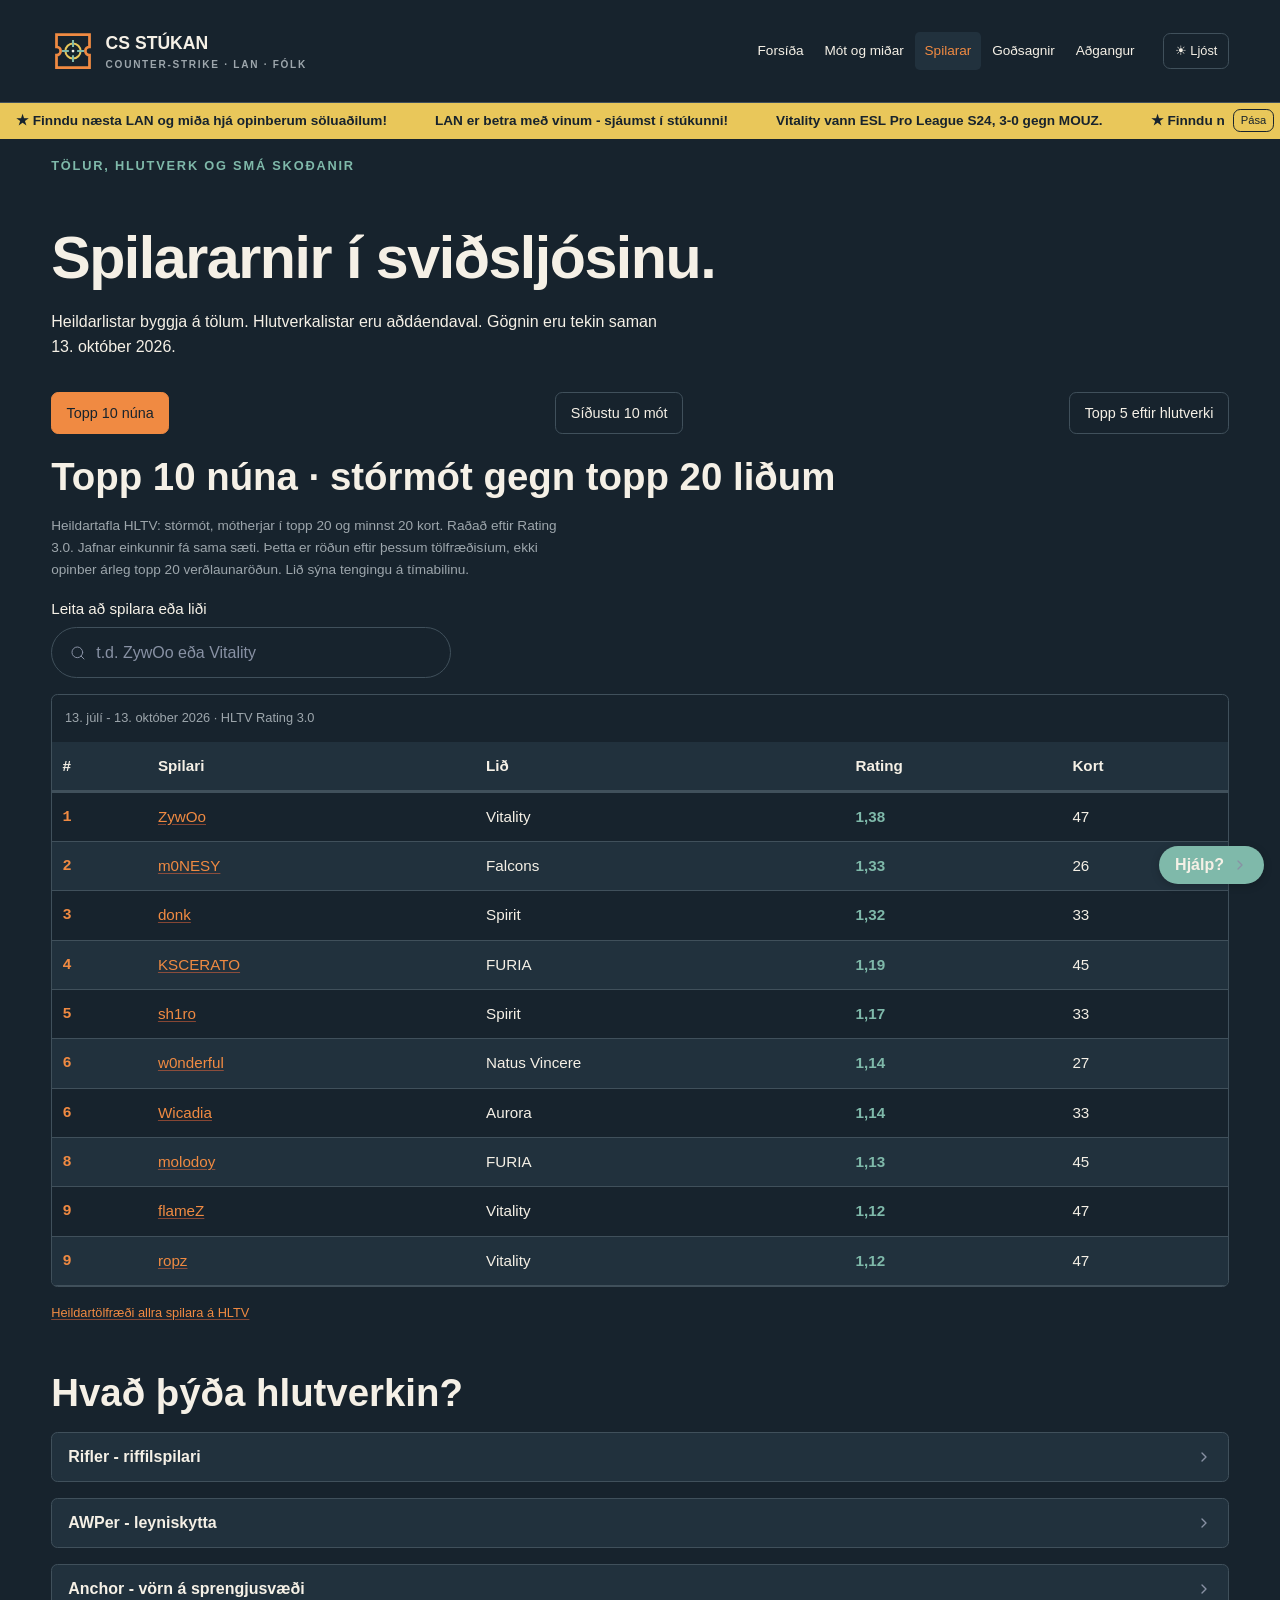
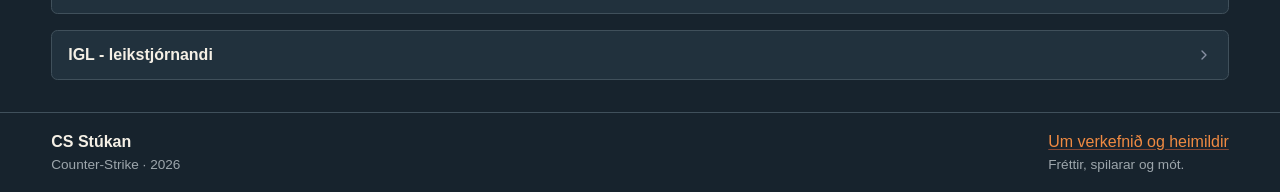
<file: spilarar.html>
<!DOCTYPE html>
<html lang="is" data-theme="dark">
<head>
  <meta charset="UTF-8">
  <meta name="viewport" content="width=device-width, initial-scale=1">
  <meta name="color-scheme" content="light dark">
  <meta name="description" content="CS Stúkan: Counter-Strike, LAN-mót og spilararnir á bak við leikinn.">
  <title>Spilarar | CS Stúkan</title>
  <link rel="icon" href="myndir/logo.svg" type="image/svg+xml">
  <link rel="stylesheet" href="styles.min.css">
  <script>try{document.documentElement.dataset.theme=localStorage.getItem('cs-thema')||'dark';}catch(e){}</script>
  <script src="js/vefur.js" defer></script>
  <script src="gogn/spilarar.js" defer></script><script src="js/spilarar.js" defer></script>
</head>
<body>
  <a class="sleppa" href="#efni">Fara beint í efnið</a>
  <header class="siduhofud">
    <div class="rammi haus">
      <a class="merki" href="index.html"><svg xmlns="http://www.w3.org/2000/svg" viewBox="0 0 64 64" role="img" aria-labelledby="logo-titill"><title id="logo-titill">CS Stúkan - einfalt miða- og skotmarksmerki</title><path d="M8 8h48v18a6 6 0 0 0 0 12v18H8V38a6 6 0 0 0 0-12Z" fill="#17232d" stroke="#f08a42" stroke-width="4"/><circle cx="32" cy="32" r="11" fill="none" stroke="#e9c75a" stroke-width="3"/><path d="M32 16v10m0 12v10M16 32h10m12 0h10" stroke="#7fb9aa" stroke-width="3"/><circle cx="32" cy="32" r="2" fill="#f5f0e6"/></svg><span>CS STÚKAN<small>Counter-Strike · LAN · fólk</small></span></a>
      <nav class="valmynd" aria-label="Aðalvalmynd"><a href="index.html">Forsíða</a><a href="midar.html">Mót og miðar</a><a href="spilarar.html" aria-current="page">Spilarar</a><a href="godsagnir.html">Goðsagnir</a><a href="adgangur.html">Aðgangur</a></nav>
      <button class="thema-hnappur" id="thema" type="button" aria-label="Skipta yfir í ljóst þema">☀ Ljóst</button>
      <details class="farsima-valmynd"><summary>☰ Valmynd</summary><nav class="farsima-listi" aria-label="Efnisyfirlit í farsíma"><a href="index.html">Forsíða</a><a href="midar.html">Mót og miðar</a><a href="spilarar.html" aria-current="page">Spilarar</a><a href="godsagnir.html">Goðsagnir</a><a href="adgangur.html">Aðgangur</a><a href="um.html">Um verkefnið</a></nav></details>
    </div>
  </header>
  <div class="tilkynning" role="region" aria-label="Tilkynningar">
    <div class="tilkynning-braut"><div class="tilkynning-texti">
      <span>★ Finndu næsta LAN og miða hjá opinberum söluaðilum!</span><span>LAN er betra með vinum - sjáumst í stúkunni!</span><span>Vitality vann ESL Pro League S24, 3-0 gegn MOUZ.</span>
      <span aria-hidden="true">★ Finndu næsta LAN og miða hjá opinberum söluaðilum!</span><span aria-hidden="true">LAN er betra með vinum - sjáumst í stúkunni!</span><span aria-hidden="true">Vitality vann ESL Pro League S24, 3-0 gegn MOUZ.</span>
    </div></div><button id="pasa-tilkynningu" type="button" aria-pressed="false">Pása</button>
  </div>
  <main id="efni" class="rammi">
    
<header class="sidutitill"><p class="yfirskrift">Tölur, hlutverk og smá skoðanir</p><h1>Spilararnir í sviðsljósinu.</h1><p>Heildarlistar byggja á tölum. Hlutverkalistar eru aðdáendaval. Gögnin eru tekin saman 13. október 2026.</p></header>
<nav class="flipar" aria-label="Velja spilaraefni"><button type="button" data-spilaraflipi="heild" aria-pressed="true">Topp 10 núna</button><button type="button" data-spilaraflipi="mot" aria-pressed="false">Síðustu 10 mót</button><button type="button" data-spilaraflipi="hlutverk" aria-pressed="false">Topp 5 eftir hlutverki</button></nav>
<section id="spilarar-heild"><h2>Topp 10 · tölfræðiyfirlit</h2><p id="heild-adferd" class="smatt">Sannreynd tölfræðigögn eru hlaðin hér.</p><label for="spilaraleit">Leita að spilara eða liði</label><input class="leit" type="search" id="spilaraleit" placeholder="t.d. ZywOo eða Vitality"><div class="toflu-rammi"><table><caption id="heild-caption">Rating og kort</caption><thead><tr><th scope="col">#</th><th scope="col">Spilari</th><th scope="col">Lið</th><th scope="col">Rating</th><th scope="col">Kort</th></tr></thead><tbody id="heild-tafla"></tbody></table></div><p id="leit-nidurstada" class="smatt" aria-live="polite"></p></section>
<section id="spilarar-mot" hidden><h2>Síðustu 10 stórmót · topp 10</h2><p id="mota-adferd" class="smatt"></p><label for="motaval">Veldu mót</label><select id="motaval"></select><div id="mota-upplysingar"></div><div class="toflu-rammi"><table><caption id="mota-caption">Mótatölfræði</caption><thead><tr><th scope="col">#</th><th scope="col">Spilari</th><th scope="col">Lið</th><th scope="col">Rating</th><th scope="col">Kort</th></tr></thead><tbody id="mota-tafla"></tbody></table></div><p id="mota-skyring" class="smatt"></p></section>
<section id="spilarar-hlutverk" hidden><h2>Topp 5 eftir hlutverki</h2><p class="smatt">Aðdáendaval fyrir verkefnið, ekki opinber HLTV-röðun. Lið eru sannreynd 13. október 2026. Spilarar geta gegnt fleiri en einu hlutverki.</p><div class="tveir-dalkar" id="hlutverkakort"></div></section>
<section class="kafli spurningar"><h2>Hvað þýða hlutverkin?</h2><details><summary>Rifler - riffilspilari</summary><p>Spilar aðallega með AK-47, M4 eða öðrum rifflum. Getur opnað umferðir, lurkað eða stutt liðsfélaga.</p></details><details><summary>AWPer - leyniskytta</summary><p>Notar AWP og leitar að fyrstu fellunni eða heldur mikilvægu sjónarhorni.</p></details><details><summary>Anchor - vörn á sprengjusvæði</summary><p>Heldur oft svæði með lítinn stuðning. Þolinmæði, staðsetning og góð notkun handsprengja skipta máli.</p></details><details><summary>IGL - leikstjórnandi</summary><p>In-game leader ákveður aðferðir og kallar breytingar á meðan umferðin er spiluð. Rating segir ekki alla söguna um IGL.</p></details></section>
<noscript><p>Virkjaðu JavaScript til að sjá tölfræðilistana. <a href="https://www.hltv.org/stats/players">Sjá tölfræði á HLTV.</a></p></noscript>
  </main>
  <footer><div class="rammi fotur"><div><strong>CS Stúkan</strong><p class="smatt">Counter-Strike · 2026</p></div><div><a href="um.html">Um verkefnið og heimildir</a><p class="smatt">Fréttir, spilarar og mót.</p></div></div></footer>
  <details class="spjall"><summary>Hjálp?</summary><div class="spjall-inni"><h3>Hvað viltu vita?</h3><p>Hér finnurðu svör um miða, aðgang og tölfræði.</p><label for="spjall-spurning">Veldu spurningu</label><select id="spjall-spurning"><option value="midar">Hvernig kaupi ég miða?</option><option value="adgangur">Hvernig stofna ég aðgang?</option><option value="tolur">Hvaðan koma tölurnar?</option></select><p id="spjall-svar" aria-live="polite">Veldu „Velja miða“ á mótasíðunni. Miðakaup fara fram hjá opinberum söluaðila.</p></div></details>
</body>
</html>
</file>
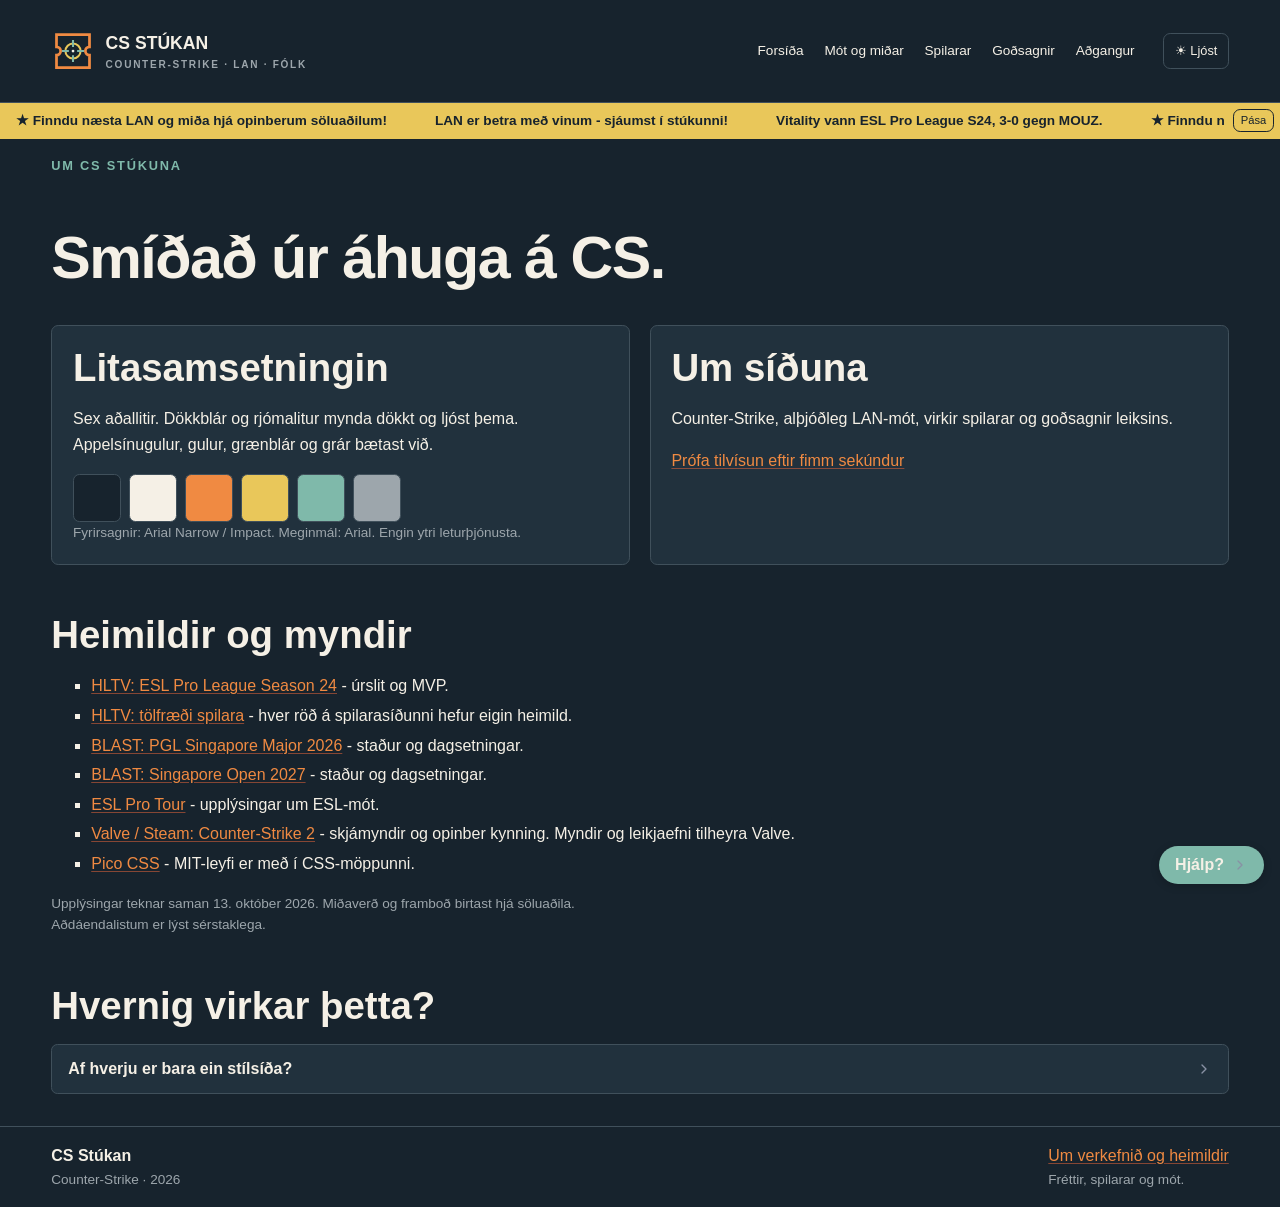
<file: um.html>
<!DOCTYPE html>
<html lang="is" data-theme="dark">
<head>
  <meta charset="UTF-8">
  <meta name="viewport" content="width=device-width, initial-scale=1">
  <meta name="color-scheme" content="light dark">
  <meta name="description" content="CS Stúkan: Counter-Strike, LAN-mót og spilararnir á bak við leikinn.">
  <title>Um verkefnið | CS Stúkan</title>
  <link rel="icon" href="myndir/logo.svg" type="image/svg+xml">
  <link rel="stylesheet" href="styles.min.css">
  <script>try{document.documentElement.dataset.theme=localStorage.getItem('cs-thema')||'dark';}catch(e){}</script>
  <script src="js/vefur.js" defer></script>
  
</head>
<body>
  <a class="sleppa" href="#efni">Fara beint í efnið</a>
  <header class="siduhofud">
    <div class="rammi haus">
      <a class="merki" href="index.html"><svg xmlns="http://www.w3.org/2000/svg" viewBox="0 0 64 64" role="img" aria-labelledby="logo-titill"><title id="logo-titill">CS Stúkan - einfalt miða- og skotmarksmerki</title><path d="M8 8h48v18a6 6 0 0 0 0 12v18H8V38a6 6 0 0 0 0-12Z" fill="#17232d" stroke="#f08a42" stroke-width="4"/><circle cx="32" cy="32" r="11" fill="none" stroke="#e9c75a" stroke-width="3"/><path d="M32 16v10m0 12v10M16 32h10m12 0h10" stroke="#7fb9aa" stroke-width="3"/><circle cx="32" cy="32" r="2" fill="#f5f0e6"/></svg><span>CS STÚKAN<small>Counter-Strike · LAN · fólk</small></span></a>
      <nav class="valmynd" aria-label="Aðalvalmynd"><a href="index.html">Forsíða</a><a href="midar.html">Mót og miðar</a><a href="spilarar.html">Spilarar</a><a href="godsagnir.html">Goðsagnir</a><a href="adgangur.html">Aðgangur</a></nav>
      <button class="thema-hnappur" id="thema" type="button" aria-label="Skipta yfir í ljóst þema">☀ Ljóst</button>
      <details class="farsima-valmynd"><summary>☰ Valmynd</summary><nav class="farsima-listi" aria-label="Efnisyfirlit í farsíma"><a href="index.html">Forsíða</a><a href="midar.html">Mót og miðar</a><a href="spilarar.html">Spilarar</a><a href="godsagnir.html">Goðsagnir</a><a href="adgangur.html">Aðgangur</a><a href="um.html">Um verkefnið</a></nav></details>
    </div>
  </header>
  <div class="tilkynning" role="region" aria-label="Tilkynningar">
    <div class="tilkynning-braut"><div class="tilkynning-texti">
      <span>★ Finndu næsta LAN og miða hjá opinberum söluaðilum!</span><span>LAN er betra með vinum - sjáumst í stúkunni!</span><span>Vitality vann ESL Pro League S24, 3-0 gegn MOUZ.</span>
      <span aria-hidden="true">★ Finndu næsta LAN og miða hjá opinberum söluaðilum!</span><span aria-hidden="true">LAN er betra með vinum - sjáumst í stúkunni!</span><span aria-hidden="true">Vitality vann ESL Pro League S24, 3-0 gegn MOUZ.</span>
    </div></div><button id="pasa-tilkynningu" type="button" aria-pressed="false">Pása</button>
  </div>
  <main id="efni" class="rammi">
    
<header class="sidutitill"><p class="yfirskrift">Um CS Stúkuna</p><h1>Smíðað úr áhuga á CS.</h1></header>
<div class="tveir-dalkar"><article><h2>Litasamsetningin</h2><p>Sex aðallitir. Dökkblár og rjómalitur mynda dökkt og ljóst þema. Appelsínugulur, gulur, grænblár og grár bætast við.</p><div class="litanofn"><span class="litasynishorn" style="background:#17232d" title="Dökkblár #17232d"></span><span class="litasynishorn" style="background:#f5f0e6" title="Rjómalitur #f5f0e6"></span><span class="litasynishorn" style="background:#f08a42" title="Appelsínugulur #f08a42"></span><span class="litasynishorn" style="background:#e9c75a" title="Gulur #e9c75a"></span><span class="litasynishorn" style="background:#7fb9aa" title="Grænblár #7fb9aa"></span><span class="litasynishorn" style="background:#9da6ac" title="Grár #9da6ac"></span></div><p class="smatt">Fyrirsagnir: Arial Narrow / Impact. Meginmál: Arial. Engin ytri leturþjónusta.</p></article><article><h2>Um síðuna</h2><p>Counter-Strike, alþjóðleg LAN-mót, virkir spilarar og goðsagnir leiksins.</p><p><a href="gamalt.html">Prófa tilvísun eftir fimm sekúndur </a></p></article></div>
<section class="kafli"><h2>Heimildir og myndir</h2><ul><li><a href="https://www.hltv.org/events/8244/esl-pro-league-season-24">HLTV: ESL Pro League Season 24</a> - úrslit og MVP.</li><li><a href="https://www.hltv.org/stats/players">HLTV: tölfræði spilara</a> - hver röð á spilara­síðunni hefur eigin heimild.</li><li><a href="https://blast.tv/cs/tournaments/pgl-singapore-major-2026">BLAST: PGL Singapore Major 2026</a> - staður og dagsetningar.</li><li><a href="https://blast.tv/cs/news/premier-returns-to-singapore-in-2027">BLAST: Singapore Open 2027</a> - staður og dagsetningar.</li><li><a href="https://pro.eslgaming.com/tour/cs/">ESL Pro Tour</a> - upplýsingar um ESL-mót.</li><li><a href="https://store.steampowered.com/app/730/CounterStrike_2/">Valve / Steam: Counter-Strike 2</a> - skjámyndir og opinber kynning. Myndir og leikjaefni tilheyra Valve.</li><li><a href="https://picocss.com/">Pico CSS</a> - MIT-leyfi er með í CSS-möppunni.</li></ul><p class="smatt">Upplýsingar teknar saman 13. október 2026. Miðaverð og framboð birtast hjá söluaðila. Aðdáendalistum er lýst sérstaklega.</p></section>
<section class="kafli spurningar"><h2>Hvernig virkar þetta?</h2><details><summary>Af hverju er bara ein stílsíða?</summary><p>merge.py sameinar Pico og ellefu CSS-skrár í styles.min.css. Allar HTML-síður tengjast aðeins þeirri skrá.</p></details></section>
  </main>
  <footer><div class="rammi fotur"><div><strong>CS Stúkan</strong><p class="smatt">Counter-Strike · 2026</p></div><div><a href="um.html">Um verkefnið og heimildir</a><p class="smatt">Fréttir, spilarar og mót.</p></div></div></footer>
  <details class="spjall"><summary>Hjálp?</summary><div class="spjall-inni"><h3>Hvað viltu vita?</h3><p>Hér finnurðu svör um miða, aðgang og tölfræði.</p><label for="spjall-spurning">Veldu spurningu</label><select id="spjall-spurning"><option value="midar">Hvernig kaupi ég miða?</option><option value="adgangur">Hvernig stofna ég aðgang?</option><option value="tolur">Hvaðan koma tölurnar?</option></select><p id="spjall-svar" aria-live="polite">Veldu „Velja miða“ á mótasíðunni. Miðakaup fara fram hjá opinberum söluaðila.</p></div></details>
</body>
</html>
</file>
<file: styles.min.css>
@charset "UTF-8";/*! * Pico CSS ✨ v2.1.1 (https://picocss.com) * Copyright 2019-2025 - Licensed under MIT */:host,:root{--pico-font-family-emoji:"Apple Color Emoji","Segoe UI Emoji","Segoe UI Symbol","Noto Color Emoji";--pico-font-family-sans-serif:system-ui,"Segoe UI",Roboto,Oxygen,Ubuntu,Cantarell,Helvetica,Arial,"Helvetica Neue",sans-serif,var(--pico-font-family-emoji);--pico-font-family-monospace:ui-monospace,SFMono-Regular,"SF Mono",Menlo,Consolas,"Liberation Mono",monospace,var(--pico-font-family-emoji);--pico-font-family:var(--pico-font-family-sans-serif);--pico-line-height:1.5;--pico-font-weight:400;--pico-font-size:100%;--pico-text-underline-offset:0.1rem;--pico-border-radius:0.25rem;--pico-border-width:0.0625rem;--pico-outline-width:0.125rem;--pico-transition:0.2s ease-in-out;--pico-spacing:1rem;--pico-typography-spacing-vertical:1rem;--pico-block-spacing-vertical:var(--pico-spacing);--pico-block-spacing-horizontal:var(--pico-spacing);--pico-grid-column-gap:var(--pico-spacing);--pico-grid-row-gap:var(--pico-spacing);--pico-form-element-spacing-vertical:0.75rem;--pico-form-element-spacing-horizontal:1rem;--pico-group-box-shadow:0 0 0 rgba(0,0,0,0);--pico-group-box-shadow-focus-with-button:0 0 0 var(--pico-outline-width) var(--pico-primary-focus);--pico-group-box-shadow-focus-with-input:0 0 0 0.0625rem var(--pico-form-element-border-color);--pico-modal-overlay-backdrop-filter:blur(0.375rem);--pico-nav-element-spacing-vertical:1rem;--pico-nav-element-spacing-horizontal:0.5rem;--pico-nav-link-spacing-vertical:0.5rem;--pico-nav-link-spacing-horizontal:0.5rem;--pico-nav-breadcrumb-divider:">";--pico-icon-checkbox:url("data:image/svg+xml,%3Csvg xmlns='http://www.w3.org/2000/svg' width='24' height='24' viewBox='0 0 24 24' fill='none' stroke='rgb(255,255,255)' stroke-width='4' stroke-linecap='round' stroke-linejoin='round'%3E%3Cpolyline points='20 6 9 17 4 12'%3E%3C/polyline%3E%3C/svg%3E");--pico-icon-minus:url("data:image/svg+xml,%3Csvg xmlns='http://www.w3.org/2000/svg' width='24' height='24' viewBox='0 0 24 24' fill='none' stroke='rgb(255,255,255)' stroke-width='4' stroke-linecap='round' stroke-linejoin='round'%3E%3Cline x1='5' y1='12' x2='19' y2='12'%3E%3C/line%3E%3C/svg%3E");--pico-icon-chevron:url("data:image/svg+xml,%3Csvg xmlns='http://www.w3.org/2000/svg' width='24' height='24' viewBox='0 0 24 24' fill='none' stroke='rgb(136,145,164)' stroke-width='2' stroke-linecap='round' stroke-linejoin='round'%3E%3Cpolyline points='6 9 12 15 18 9'%3E%3C/polyline%3E%3C/svg%3E");--pico-icon-date:url("data:image/svg+xml,%3Csvg xmlns='http://www.w3.org/2000/svg' width='24' height='24' viewBox='0 0 24 24' fill='none' stroke='rgb(136,145,164)' stroke-width='2' stroke-linecap='round' stroke-linejoin='round'%3E%3Crect x='3' y='4' width='18' height='18' rx='2' ry='2'%3E%3C/rect%3E%3Cline x1='16' y1='2' x2='16' y2='6'%3E%3C/line%3E%3Cline x1='8' y1='2' x2='8' y2='6'%3E%3C/line%3E%3Cline x1='3' y1='10' x2='21' y2='10'%3E%3C/line%3E%3C/svg%3E");--pico-icon-time:url("data:image/svg+xml,%3Csvg xmlns='http://www.w3.org/2000/svg' width='24' height='24' viewBox='0 0 24 24' fill='none' stroke='rgb(136,145,164)' stroke-width='2' stroke-linecap='round' stroke-linejoin='round'%3E%3Ccircle cx='12' cy='12' r='10'%3E%3C/circle%3E%3Cpolyline points='12 6 12 12 16 14'%3E%3C/polyline%3E%3C/svg%3E");--pico-icon-search:url("data:image/svg+xml,%3Csvg xmlns='http://www.w3.org/2000/svg' width='24' height='24' viewBox='0 0 24 24' fill='none' stroke='rgb(136,145,164)' stroke-width='1.5' stroke-linecap='round' stroke-linejoin='round'%3E%3Ccircle cx='11' cy='11' r='8'%3E%3C/circle%3E%3Cline x1='21' y1='21' x2='16.65' y2='16.65'%3E%3C/line%3E%3C/svg%3E");--pico-icon-close:url("data:image/svg+xml,%3Csvg xmlns='http://www.w3.org/2000/svg' width='24' height='24' viewBox='0 0 24 24' fill='none' stroke='rgb(136,145,164)' stroke-width='3' stroke-linecap='round' stroke-linejoin='round'%3E%3Cline x1='18' y1='6' x2='6' y2='18'%3E%3C/line%3E%3Cline x1='6' y1='6' x2='18' y2='18'%3E%3C/line%3E%3C/svg%3E");--pico-icon-loading:url("data:image/svg+xml,%3Csvg fill='none' height='24' width='24' viewBox='0 0 24 24' xmlns='http://www.w3.org/2000/svg' %3E%3Cstyle%3E g %7B animation:rotate 2s linear infinite;transform-origin:center center;%7D circle %7B stroke-dasharray:75,100;stroke-dashoffset:-5;animation:dash 1.5s ease-in-out infinite;stroke-linecap:round;%7D @keyframes rotate %7B 0%25 %7B transform:rotate(0deg);%7D 100%25 %7B transform:rotate(360deg);%7D %7D @keyframes dash %7B 0%25 %7B stroke-dasharray:1,100;stroke-dashoffset:0;%7D 50%25 %7B stroke-dasharray:44.5,100;stroke-dashoffset:-17.5;%7D 100%25 %7B stroke-dasharray:44.5,100;stroke-dashoffset:-62;%7D %7D %3C/style%3E%3Cg%3E%3Ccircle cx='12' cy='12' r='10' fill='none' stroke='rgb(136,145,164)' stroke-width='4' /%3E%3C/g%3E%3C/svg%3E")}@media (min-width:576px){:host,:root{--pico-font-size:106.25%}}@media (min-width:768px){:host,:root{--pico-font-size:112.5%}}@media (min-width:1024px){:host,:root{--pico-font-size:118.75%}}@media (min-width:1280px){:host,:root{--pico-font-size:125%}}@media (min-width:1536px){:host,:root{--pico-font-size:131.25%}}a{--pico-text-decoration:underline}a.contrast,a.secondary{--pico-text-decoration:underline}small{--pico-font-size:0.875em}h1,h2,h3,h4,h5,h6{--pico-font-weight:700}h1{--pico-font-size:2rem;--pico-line-height:1.125;--pico-typography-spacing-top:3rem}h2{--pico-font-size:1.75rem;--pico-line-height:1.15;--pico-typography-spacing-top:2.625rem}h3{--pico-font-size:1.5rem;--pico-line-height:1.175;--pico-typography-spacing-top:2.25rem}h4{--pico-font-size:1.25rem;--pico-line-height:1.2;--pico-typography-spacing-top:1.874rem}h5{--pico-font-size:1.125rem;--pico-line-height:1.225;--pico-typography-spacing-top:1.6875rem}h6{--pico-font-size:1rem;--pico-line-height:1.25;--pico-typography-spacing-top:1.5rem}tfoot td,tfoot th,thead td,thead th{--pico-font-weight:600;--pico-border-width:0.1875rem}code,kbd,pre,samp{--pico-font-family:var(--pico-font-family-monospace)}kbd{--pico-font-weight:bolder}:where(select,textarea),input:not([type=submit],[type=button],[type=reset],[type=checkbox],[type=radio],[type=file]){--pico-outline-width:0.0625rem}[type=search]{--pico-border-radius:5rem}[type=checkbox],[type=radio]{--pico-border-width:0.125rem}[type=checkbox][role=switch]{--pico-border-width:0.1875rem}details.dropdown summary:not([role=button]){--pico-outline-width:0.0625rem}nav details.dropdown summary:focus-visible{--pico-outline-width:0.125rem}[role=search]{--pico-border-radius:5rem}[role=group]:has(button.secondary:focus,[type=submit].secondary:focus,[type=button].secondary:focus,[role=button].secondary:focus),[role=search]:has(button.secondary:focus,[type=submit].secondary:focus,[type=button].secondary:focus,[role=button].secondary:focus){--pico-group-box-shadow-focus-with-button:0 0 0 var(--pico-outline-width) var(--pico-secondary-focus)}[role=group]:has(button.contrast:focus,[type=submit].contrast:focus,[type=button].contrast:focus,[role=button].contrast:focus),[role=search]:has(button.contrast:focus,[type=submit].contrast:focus,[type=button].contrast:focus,[role=button].contrast:focus){--pico-group-box-shadow-focus-with-button:0 0 0 var(--pico-outline-width) var(--pico-contrast-focus)}[role=group] [role=button],[role=group] [type=button],[role=group] [type=submit],[role=group] button,[role=search] [role=button],[role=search] [type=button],[role=search] [type=submit],[role=search] button{--pico-form-element-spacing-horizontal:2rem}details summary[role=button]:not(.outline)::after{filter:brightness(0) invert(1)}[aria-busy=true]:not(input,select,textarea):is(button,[type=submit],[type=button],[type=reset],[role=button]):not(.outline)::before{filter:brightness(0) invert(1)}:host(:not([data-theme=dark])),:root:not([data-theme=dark]),[data-theme=light]{color-scheme:light;--pico-background-color:#fff;--pico-color:#373c44;--pico-text-selection-color:rgba(244,93,44,0.25);--pico-muted-color:#646b79;--pico-muted-border-color:rgb(231,234,239.5);--pico-primary:#bd3c13;--pico-primary-background:#d24317;--pico-primary-border:var(--pico-primary-background);--pico-primary-underline:rgba(189,60,19,0.5);--pico-primary-hover:#942d0d;--pico-primary-hover-background:#bd3c13;--pico-primary-hover-border:var(--pico-primary-hover-background);--pico-primary-hover-underline:var(--pico-primary-hover);--pico-primary-focus:rgba(244,93,44,0.5);--pico-primary-inverse:#fff;--pico-secondary:#5d6b89;--pico-secondary-background:#525f7a;--pico-secondary-border:var(--pico-secondary-background);--pico-secondary-underline:rgba(93,107,137,0.5);--pico-secondary-hover:#48536b;--pico-secondary-hover-background:#48536b;--pico-secondary-hover-border:var(--pico-secondary-hover-background);--pico-secondary-hover-underline:var(--pico-secondary-hover);--pico-secondary-focus:rgba(93,107,137,0.25);--pico-secondary-inverse:#fff;--pico-contrast:#181c25;--pico-contrast-background:#181c25;--pico-contrast-border:var(--pico-contrast-background);--pico-contrast-underline:rgba(24,28,37,0.5);--pico-contrast-hover:#000;--pico-contrast-hover-background:#000;--pico-contrast-hover-border:var(--pico-contrast-hover-background);--pico-contrast-hover-underline:var(--pico-secondary-hover);--pico-contrast-focus:rgba(93,107,137,0.25);--pico-contrast-inverse:#fff;--pico-box-shadow:0.0145rem 0.029rem 0.174rem rgba(129,145,181,0.01698),0.0335rem 0.067rem 0.402rem rgba(129,145,181,0.024),0.0625rem 0.125rem 0.75rem rgba(129,145,181,0.03),0.1125rem 0.225rem 1.35rem rgba(129,145,181,0.036),0.2085rem 0.417rem 2.502rem rgba(129,145,181,0.04302),0.5rem 1rem 6rem rgba(129,145,181,0.06),0 0 0 0.0625rem rgba(129,145,181,0.015);--pico-h1-color:#2d3138;--pico-h2-color:#373c44;--pico-h3-color:#424751;--pico-h4-color:#4d535e;--pico-h5-color:#5c6370;--pico-h6-color:#646b79;--pico-mark-background-color:rgb(252.5,230.5,191.5);--pico-mark-color:#0f1114;--pico-ins-color:rgb(28.5,105.5,84);--pico-del-color:rgb(136,56.5,53);--pico-blockquote-border-color:var(--pico-muted-border-color);--pico-blockquote-footer-color:var(--pico-muted-color);--pico-button-box-shadow:0 0 0 rgba(0,0,0,0);--pico-button-hover-box-shadow:0 0 0 rgba(0,0,0,0);--pico-table-border-color:var(--pico-muted-border-color);--pico-table-row-stripped-background-color:rgba(111,120,135,0.0375);--pico-code-background-color:rgb(243,244.5,246.75);--pico-code-color:#646b79;--pico-code-kbd-background-color:var(--pico-color);--pico-code-kbd-color:var(--pico-background-color);--pico-form-element-background-color:rgb(251,251.5,252.25);--pico-form-element-selected-background-color:#dfe3eb;--pico-form-element-border-color:#cfd5e2;--pico-form-element-color:#23262c;--pico-form-element-placeholder-color:var(--pico-muted-color);--pico-form-element-active-background-color:#fff;--pico-form-element-active-border-color:var(--pico-primary-border);--pico-form-element-focus-color:var(--pico-primary-border);--pico-form-element-disabled-opacity:0.5;--pico-form-element-invalid-border-color:rgb(183.5,105.5,106.5);--pico-form-element-invalid-active-border-color:rgb(200.25,79.25,72.25);--pico-form-element-invalid-focus-color:var(--pico-form-element-invalid-active-border-color);--pico-form-element-valid-border-color:rgb(76,154.5,137.5);--pico-form-element-valid-active-border-color:rgb(39,152.75,118.75);--pico-form-element-valid-focus-color:var(--pico-form-element-valid-active-border-color);--pico-switch-background-color:#bfc7d9;--pico-switch-checked-background-color:var(--pico-primary-background);--pico-switch-color:#fff;--pico-switch-thumb-box-shadow:0 0 0 rgba(0,0,0,0);--pico-range-border-color:#dfe3eb;--pico-range-active-border-color:#bfc7d9;--pico-range-thumb-border-color:var(--pico-background-color);--pico-range-thumb-color:var(--pico-secondary-background);--pico-range-thumb-active-color:var(--pico-primary-background);--pico-accordion-border-color:var(--pico-muted-border-color);--pico-accordion-active-summary-color:var(--pico-primary-hover);--pico-accordion-close-summary-color:var(--pico-color);--pico-accordion-open-summary-color:var(--pico-muted-color);--pico-card-background-color:var(--pico-background-color);--pico-card-border-color:var(--pico-muted-border-color);--pico-card-box-shadow:var(--pico-box-shadow);--pico-card-sectioning-background-color:rgb(251,251.5,252.25);--pico-dropdown-background-color:#fff;--pico-dropdown-border-color:#eff1f4;--pico-dropdown-box-shadow:var(--pico-box-shadow);--pico-dropdown-color:var(--pico-color);--pico-dropdown-hover-background-color:#eff1f4;--pico-loading-spinner-opacity:0.5;--pico-modal-overlay-background-color:rgba(232,234,237,0.75);--pico-progress-background-color:#dfe3eb;--pico-progress-color:var(--pico-primary-background);--pico-tooltip-background-color:var(--pico-contrast-background);--pico-tooltip-color:var(--pico-contrast-inverse);--pico-icon-valid:url("data:image/svg+xml,%3Csvg xmlns='http://www.w3.org/2000/svg' width='24' height='24' viewBox='0 0 24 24' fill='none' stroke='rgb(76,154.5,137.5)' stroke-width='2' stroke-linecap='round' stroke-linejoin='round'%3E%3Cpolyline points='20 6 9 17 4 12'%3E%3C/polyline%3E%3C/svg%3E");--pico-icon-invalid:url("data:image/svg+xml,%3Csvg xmlns='http://www.w3.org/2000/svg' width='24' height='24' viewBox='0 0 24 24' fill='none' stroke='rgb(200.25,79.25,72.25)' stroke-width='2' stroke-linecap='round' stroke-linejoin='round'%3E%3Ccircle cx='12' cy='12' r='10'%3E%3C/circle%3E%3Cline x1='12' y1='8' x2='12' y2='12'%3E%3C/line%3E%3Cline x1='12' y1='16' x2='12.01' y2='16'%3E%3C/line%3E%3C/svg%3E")}:host(:not([data-theme=dark])) input:is([type=submit],[type=button],[type=reset],[type=checkbox],[type=radio],[type=file]),:root:not([data-theme=dark]) input:is([type=submit],[type=button],[type=reset],[type=checkbox],[type=radio],[type=file]),[data-theme=light] input:is([type=submit],[type=button],[type=reset],[type=checkbox],[type=radio],[type=file]){--pico-form-element-focus-color:var(--pico-primary-focus)}@media only screen and (prefers-color-scheme:dark){:host(:not([data-theme])),:root:not([data-theme]){color-scheme:dark;--pico-background-color:rgb(19,22.5,30.5);--pico-color:#c2c7d0;--pico-text-selection-color:rgba(245,107,61,0.1875);--pico-muted-color:#7b8495;--pico-muted-border-color:#202632;--pico-primary:#f56b3d;--pico-primary-background:#d24317;--pico-primary-border:var(--pico-primary-background);--pico-primary-underline:rgba(245,107,61,0.5);--pico-primary-hover:#f8a283;--pico-primary-hover-background:#e74b1a;--pico-primary-hover-border:var(--pico-primary-hover-background);--pico-primary-hover-underline:var(--pico-primary-hover);--pico-primary-focus:rgba(245,107,61,0.375);--pico-primary-inverse:#fff;--pico-secondary:#969eaf;--pico-secondary-background:#525f7a;--pico-secondary-border:var(--pico-secondary-background);--pico-secondary-underline:rgba(150,158,175,0.5);--pico-secondary-hover:#b3b9c5;--pico-secondary-hover-background:#5d6b89;--pico-secondary-hover-border:var(--pico-secondary-hover-background);--pico-secondary-hover-underline:var(--pico-secondary-hover);--pico-secondary-focus:rgba(144,158,190,0.25);--pico-secondary-inverse:#fff;--pico-contrast:#dfe3eb;--pico-contrast-background:#eff1f4;--pico-contrast-border:var(--pico-contrast-background);--pico-contrast-underline:rgba(223,227,235,0.5);--pico-contrast-hover:#fff;--pico-contrast-hover-background:#fff;--pico-contrast-hover-border:var(--pico-contrast-hover-background);--pico-contrast-hover-underline:var(--pico-contrast-hover);--pico-contrast-focus:rgba(207,213,226,0.25);--pico-contrast-inverse:#000;--pico-box-shadow:0.0145rem 0.029rem 0.174rem rgba(7,8.5,12,0.01698),0.0335rem 0.067rem 0.402rem rgba(7,8.5,12,0.024),0.0625rem 0.125rem 0.75rem rgba(7,8.5,12,0.03),0.1125rem 0.225rem 1.35rem rgba(7,8.5,12,0.036),0.2085rem 0.417rem 2.502rem rgba(7,8.5,12,0.04302),0.5rem 1rem 6rem rgba(7,8.5,12,0.06),0 0 0 0.0625rem rgba(7,8.5,12,0.015);--pico-h1-color:#f0f1f3;--pico-h2-color:#e0e3e7;--pico-h3-color:#c2c7d0;--pico-h4-color:#b3b9c5;--pico-h5-color:#a4acba;--pico-h6-color:#8891a4;--pico-mark-background-color:#014063;--pico-mark-color:#fff;--pico-ins-color:#62af9a;--pico-del-color:rgb(205.5,126,123);--pico-blockquote-border-color:var(--pico-muted-border-color);--pico-blockquote-footer-color:var(--pico-muted-color);--pico-button-box-shadow:0 0 0 rgba(0,0,0,0);--pico-button-hover-box-shadow:0 0 0 rgba(0,0,0,0);--pico-table-border-color:var(--pico-muted-border-color);--pico-table-row-stripped-background-color:rgba(111,120,135,0.0375);--pico-code-background-color:rgb(26,30.5,40.25);--pico-code-color:#8891a4;--pico-code-kbd-background-color:var(--pico-color);--pico-code-kbd-color:var(--pico-background-color);--pico-form-element-background-color:rgb(28,33,43.5);--pico-form-element-selected-background-color:#2a3140;--pico-form-element-border-color:#2a3140;--pico-form-element-color:#e0e3e7;--pico-form-element-placeholder-color:#8891a4;--pico-form-element-active-background-color:rgb(26,30.5,40.25);--pico-form-element-active-border-color:var(--pico-primary-border);--pico-form-element-focus-color:var(--pico-primary-border);--pico-form-element-disabled-opacity:0.5;--pico-form-element-invalid-border-color:rgb(149.5,74,80);--pico-form-element-invalid-active-border-color:rgb(183.25,63.5,59);--pico-form-element-invalid-focus-color:var(--pico-form-element-invalid-active-border-color);--pico-form-element-valid-border-color:#2a7b6f;--pico-form-element-valid-active-border-color:rgb(22,137,105.5);--pico-form-element-valid-focus-color:var(--pico-form-element-valid-active-border-color);--pico-switch-background-color:#333c4e;--pico-switch-checked-background-color:var(--pico-primary-background);--pico-switch-color:#fff;--pico-switch-thumb-box-shadow:0 0 0 rgba(0,0,0,0);--pico-range-border-color:#202632;--pico-range-active-border-color:#2a3140;--pico-range-thumb-border-color:var(--pico-background-color);--pico-range-thumb-color:var(--pico-secondary-background);--pico-range-thumb-active-color:var(--pico-primary-background);--pico-accordion-border-color:var(--pico-muted-border-color);--pico-accordion-active-summary-color:var(--pico-primary-hover);--pico-accordion-close-summary-color:var(--pico-color);--pico-accordion-open-summary-color:var(--pico-muted-color);--pico-card-background-color:#181c25;--pico-card-border-color:var(--pico-card-background-color);--pico-card-box-shadow:var(--pico-box-shadow);--pico-card-sectioning-background-color:rgb(26,30.5,40.25);--pico-dropdown-background-color:#181c25;--pico-dropdown-border-color:#202632;--pico-dropdown-box-shadow:var(--pico-box-shadow);--pico-dropdown-color:var(--pico-color);--pico-dropdown-hover-background-color:#202632;--pico-loading-spinner-opacity:0.5;--pico-modal-overlay-background-color:rgba(7.5,8.5,10,0.75);--pico-progress-background-color:#202632;--pico-progress-color:var(--pico-primary-background);--pico-tooltip-background-color:var(--pico-contrast-background);--pico-tooltip-color:var(--pico-contrast-inverse);--pico-icon-valid:url("data:image/svg+xml,%3Csvg xmlns='http://www.w3.org/2000/svg' width='24' height='24' viewBox='0 0 24 24' fill='none' stroke='rgb(42,123,111)' stroke-width='2' stroke-linecap='round' stroke-linejoin='round'%3E%3Cpolyline points='20 6 9 17 4 12'%3E%3C/polyline%3E%3C/svg%3E");--pico-icon-invalid:url("data:image/svg+xml,%3Csvg xmlns='http://www.w3.org/2000/svg' width='24' height='24' viewBox='0 0 24 24' fill='none' stroke='rgb(149.5,74,80)' stroke-width='2' stroke-linecap='round' stroke-linejoin='round'%3E%3Ccircle cx='12' cy='12' r='10'%3E%3C/circle%3E%3Cline x1='12' y1='8' x2='12' y2='12'%3E%3C/line%3E%3Cline x1='12' y1='16' x2='12.01' y2='16'%3E%3C/line%3E%3C/svg%3E")}:host(:not([data-theme])) input:is([type=submit],[type=button],[type=reset],[type=checkbox],[type=radio],[type=file]),:root:not([data-theme]) input:is([type=submit],[type=button],[type=reset],[type=checkbox],[type=radio],[type=file]){--pico-form-element-focus-color:var(--pico-primary-focus)}:host(:not([data-theme])) details summary[role=button].contrast:not(.outline)::after,:root:not([data-theme]) details summary[role=button].contrast:not(.outline)::after{filter:brightness(0)}:host(:not([data-theme])) [aria-busy=true]:not(input,select,textarea).contrast:is(button,[type=submit],[type=button],[type=reset],[role=button]):not(.outline)::before,:root:not([data-theme]) [aria-busy=true]:not(input,select,textarea).contrast:is(button,[type=submit],[type=button],[type=reset],[role=button]):not(.outline)::before{filter:brightness(0)}}[data-theme=dark]{color-scheme:dark;--pico-background-color:rgb(19,22.5,30.5);--pico-color:#c2c7d0;--pico-text-selection-color:rgba(245,107,61,0.1875);--pico-muted-color:#7b8495;--pico-muted-border-color:#202632;--pico-primary:#f56b3d;--pico-primary-background:#d24317;--pico-primary-border:var(--pico-primary-background);--pico-primary-underline:rgba(245,107,61,0.5);--pico-primary-hover:#f8a283;--pico-primary-hover-background:#e74b1a;--pico-primary-hover-border:var(--pico-primary-hover-background);--pico-primary-hover-underline:var(--pico-primary-hover);--pico-primary-focus:rgba(245,107,61,0.375);--pico-primary-inverse:#fff;--pico-secondary:#969eaf;--pico-secondary-background:#525f7a;--pico-secondary-border:var(--pico-secondary-background);--pico-secondary-underline:rgba(150,158,175,0.5);--pico-secondary-hover:#b3b9c5;--pico-secondary-hover-background:#5d6b89;--pico-secondary-hover-border:var(--pico-secondary-hover-background);--pico-secondary-hover-underline:var(--pico-secondary-hover);--pico-secondary-focus:rgba(144,158,190,0.25);--pico-secondary-inverse:#fff;--pico-contrast:#dfe3eb;--pico-contrast-background:#eff1f4;--pico-contrast-border:var(--pico-contrast-background);--pico-contrast-underline:rgba(223,227,235,0.5);--pico-contrast-hover:#fff;--pico-contrast-hover-background:#fff;--pico-contrast-hover-border:var(--pico-contrast-hover-background);--pico-contrast-hover-underline:var(--pico-contrast-hover);--pico-contrast-focus:rgba(207,213,226,0.25);--pico-contrast-inverse:#000;--pico-box-shadow:0.0145rem 0.029rem 0.174rem rgba(7,8.5,12,0.01698),0.0335rem 0.067rem 0.402rem rgba(7,8.5,12,0.024),0.0625rem 0.125rem 0.75rem rgba(7,8.5,12,0.03),0.1125rem 0.225rem 1.35rem rgba(7,8.5,12,0.036),0.2085rem 0.417rem 2.502rem rgba(7,8.5,12,0.04302),0.5rem 1rem 6rem rgba(7,8.5,12,0.06),0 0 0 0.0625rem rgba(7,8.5,12,0.015);--pico-h1-color:#f0f1f3;--pico-h2-color:#e0e3e7;--pico-h3-color:#c2c7d0;--pico-h4-color:#b3b9c5;--pico-h5-color:#a4acba;--pico-h6-color:#8891a4;--pico-mark-background-color:#014063;--pico-mark-color:#fff;--pico-ins-color:#62af9a;--pico-del-color:rgb(205.5,126,123);--pico-blockquote-border-color:var(--pico-muted-border-color);--pico-blockquote-footer-color:var(--pico-muted-color);--pico-button-box-shadow:0 0 0 rgba(0,0,0,0);--pico-button-hover-box-shadow:0 0 0 rgba(0,0,0,0);--pico-table-border-color:var(--pico-muted-border-color);--pico-table-row-stripped-background-color:rgba(111,120,135,0.0375);--pico-code-background-color:rgb(26,30.5,40.25);--pico-code-color:#8891a4;--pico-code-kbd-background-color:var(--pico-color);--pico-code-kbd-color:var(--pico-background-color);--pico-form-element-background-color:rgb(28,33,43.5);--pico-form-element-selected-background-color:#2a3140;--pico-form-element-border-color:#2a3140;--pico-form-element-color:#e0e3e7;--pico-form-element-placeholder-color:#8891a4;--pico-form-element-active-background-color:rgb(26,30.5,40.25);--pico-form-element-active-border-color:var(--pico-primary-border);--pico-form-element-focus-color:var(--pico-primary-border);--pico-form-element-disabled-opacity:0.5;--pico-form-element-invalid-border-color:rgb(149.5,74,80);--pico-form-element-invalid-active-border-color:rgb(183.25,63.5,59);--pico-form-element-invalid-focus-color:var(--pico-form-element-invalid-active-border-color);--pico-form-element-valid-border-color:#2a7b6f;--pico-form-element-valid-active-border-color:rgb(22,137,105.5);--pico-form-element-valid-focus-color:var(--pico-form-element-valid-active-border-color);--pico-switch-background-color:#333c4e;--pico-switch-checked-background-color:var(--pico-primary-background);--pico-switch-color:#fff;--pico-switch-thumb-box-shadow:0 0 0 rgba(0,0,0,0);--pico-range-border-color:#202632;--pico-range-active-border-color:#2a3140;--pico-range-thumb-border-color:var(--pico-background-color);--pico-range-thumb-color:var(--pico-secondary-background);--pico-range-thumb-active-color:var(--pico-primary-background);--pico-accordion-border-color:var(--pico-muted-border-color);--pico-accordion-active-summary-color:var(--pico-primary-hover);--pico-accordion-close-summary-color:var(--pico-color);--pico-accordion-open-summary-color:var(--pico-muted-color);--pico-card-background-color:#181c25;--pico-card-border-color:var(--pico-card-background-color);--pico-card-box-shadow:var(--pico-box-shadow);--pico-card-sectioning-background-color:rgb(26,30.5,40.25);--pico-dropdown-background-color:#181c25;--pico-dropdown-border-color:#202632;--pico-dropdown-box-shadow:var(--pico-box-shadow);--pico-dropdown-color:var(--pico-color);--pico-dropdown-hover-background-color:#202632;--pico-loading-spinner-opacity:0.5;--pico-modal-overlay-background-color:rgba(7.5,8.5,10,0.75);--pico-progress-background-color:#202632;--pico-progress-color:var(--pico-primary-background);--pico-tooltip-background-color:var(--pico-contrast-background);--pico-tooltip-color:var(--pico-contrast-inverse);--pico-icon-valid:url("data:image/svg+xml,%3Csvg xmlns='http://www.w3.org/2000/svg' width='24' height='24' viewBox='0 0 24 24' fill='none' stroke='rgb(42,123,111)' stroke-width='2' stroke-linecap='round' stroke-linejoin='round'%3E%3Cpolyline points='20 6 9 17 4 12'%3E%3C/polyline%3E%3C/svg%3E");--pico-icon-invalid:url("data:image/svg+xml,%3Csvg xmlns='http://www.w3.org/2000/svg' width='24' height='24' viewBox='0 0 24 24' fill='none' stroke='rgb(149.5,74,80)' stroke-width='2' stroke-linecap='round' stroke-linejoin='round'%3E%3Ccircle cx='12' cy='12' r='10'%3E%3C/circle%3E%3Cline x1='12' y1='8' x2='12' y2='12'%3E%3C/line%3E%3Cline x1='12' y1='16' x2='12.01' y2='16'%3E%3C/line%3E%3C/svg%3E")}[data-theme=dark] input:is([type=submit],[type=button],[type=reset],[type=checkbox],[type=radio],[type=file]){--pico-form-element-focus-color:var(--pico-primary-focus)}[data-theme=dark] details summary[role=button].contrast:not(.outline)::after{filter:brightness(0)}[data-theme=dark] [aria-busy=true]:not(input,select,textarea).contrast:is(button,[type=submit],[type=button],[type=reset],[role=button]):not(.outline)::before{filter:brightness(0)}[type=checkbox],[type=radio],[type=range],progress{accent-color:var(--pico-primary)}*,::after,::before{box-sizing:border-box;background-repeat:no-repeat}::after,::before{text-decoration:inherit;vertical-align:inherit}:where(:host),:where(:root){-webkit-tap-highlight-color:transparent;-webkit-text-size-adjust:100%;-moz-text-size-adjust:100%;text-size-adjust:100%;background-color:var(--pico-background-color);color:var(--pico-color);font-weight:var(--pico-font-weight);font-size:var(--pico-font-size);line-height:var(--pico-line-height);font-family:var(--pico-font-family);text-underline-offset:var(--pico-text-underline-offset);text-rendering:optimizeLegibility;overflow-wrap:break-word;-moz-tab-size:4;-o-tab-size:4;tab-size:4}body{width:100%;margin:0}main{display:block}body>footer,body>header,body>main{padding-block:var(--pico-block-spacing-vertical)}section{margin-bottom:var(--pico-block-spacing-vertical)}.container,.container-fluid{width:100%;margin-right:auto;margin-left:auto;padding-right:var(--pico-spacing);padding-left:var(--pico-spacing)}@media (min-width:576px){.container{max-width:510px;padding-right:0;padding-left:0}}@media (min-width:768px){.container{max-width:700px}}@media (min-width:1024px){.container{max-width:950px}}@media (min-width:1280px){.container{max-width:1200px}}@media (min-width:1536px){.container{max-width:1450px}}.grid{grid-column-gap:var(--pico-grid-column-gap);grid-row-gap:var(--pico-grid-row-gap);display:grid;grid-template-columns:1fr}@media (min-width:768px){.grid{grid-template-columns:repeat(auto-fit,minmax(0%,1fr))}}.grid>*{min-width:0}.overflow-auto{overflow:auto}b,strong{font-weight:bolder}sub,sup{position:relative;font-size:.75em;line-height:0;vertical-align:baseline}sub{bottom:-.25em}sup{top:-.5em}address,blockquote,dl,ol,p,pre,table,ul{margin-top:0;margin-bottom:var(--pico-typography-spacing-vertical);color:var(--pico-color);font-style:normal;font-weight:var(--pico-font-weight)}h1,h2,h3,h4,h5,h6{margin-top:0;margin-bottom:var(--pico-typography-spacing-vertical);color:var(--pico-color);font-weight:var(--pico-font-weight);font-size:var(--pico-font-size);line-height:var(--pico-line-height);font-family:var(--pico-font-family)}h1{--pico-color:var(--pico-h1-color)}h2{--pico-color:var(--pico-h2-color)}h3{--pico-color:var(--pico-h3-color)}h4{--pico-color:var(--pico-h4-color)}h5{--pico-color:var(--pico-h5-color)}h6{--pico-color:var(--pico-h6-color)}:where(article,address,blockquote,dl,figure,form,ol,p,pre,table,ul)~:is(h1,h2,h3,h4,h5,h6){margin-top:var(--pico-typography-spacing-top)}p{margin-bottom:var(--pico-typography-spacing-vertical)}hgroup{margin-bottom:var(--pico-typography-spacing-vertical)}hgroup>*{margin-top:0;margin-bottom:0}hgroup>:not(:first-child):last-child{--pico-color:var(--pico-muted-color);--pico-font-weight:unset;font-size:1rem}:where(ol,ul) li{margin-bottom:calc(var(--pico-typography-spacing-vertical) * .25)}:where(dl,ol,ul):where(dl,ol,ul){margin:0;margin-top:calc(var(--pico-typography-spacing-vertical) * .25)}ul li{list-style:square}mark{padding:.125rem .25rem;background-color:var(--pico-mark-background-color);color:var(--pico-mark-color);vertical-align:baseline}blockquote{display:block;margin:var(--pico-typography-spacing-vertical) 0;padding:var(--pico-spacing);border-right:none;border-left:.25rem solid var(--pico-blockquote-border-color);border-inline-start:0.25rem solid var(--pico-blockquote-border-color);border-inline-end:none}blockquote footer{margin-top:calc(var(--pico-typography-spacing-vertical) * .5);color:var(--pico-blockquote-footer-color)}abbr[title]{border-bottom:1px dotted;text-decoration:none;cursor:help}ins{color:var(--pico-ins-color);text-decoration:none}del{color:var(--pico-del-color)}::-moz-selection{background-color:var(--pico-text-selection-color)}::selection{background-color:var(--pico-text-selection-color)}:where(a:not([role=button])),[role=link]{--pico-color:var(--pico-primary);--pico-background-color:transparent;--pico-underline:var(--pico-primary-underline);outline:0;background-color:var(--pico-background-color);color:var(--pico-color);-webkit-text-decoration:var(--pico-text-decoration);text-decoration:var(--pico-text-decoration);text-decoration-color:var(--pico-underline);text-underline-offset:0.125em;transition:background-color var(--pico-transition),color var(--pico-transition),box-shadow var(--pico-transition),-webkit-text-decoration var(--pico-transition);transition:background-color var(--pico-transition),color var(--pico-transition),text-decoration var(--pico-transition),box-shadow var(--pico-transition);transition:background-color var(--pico-transition),color var(--pico-transition),text-decoration var(--pico-transition),box-shadow var(--pico-transition),-webkit-text-decoration var(--pico-transition)}:where(a:not([role=button])):is([aria-current]:not([aria-current=false]),:hover,:active,:focus),[role=link]:is([aria-current]:not([aria-current=false]),:hover,:active,:focus){--pico-color:var(--pico-primary-hover);--pico-underline:var(--pico-primary-hover-underline);--pico-text-decoration:underline}:where(a:not([role=button])):focus-visible,[role=link]:focus-visible{box-shadow:0 0 0 var(--pico-outline-width) var(--pico-primary-focus)}:where(a:not([role=button])).secondary,[role=link].secondary{--pico-color:var(--pico-secondary);--pico-underline:var(--pico-secondary-underline)}:where(a:not([role=button])).secondary:is([aria-current]:not([aria-current=false]),:hover,:active,:focus),[role=link].secondary:is([aria-current]:not([aria-current=false]),:hover,:active,:focus){--pico-color:var(--pico-secondary-hover);--pico-underline:var(--pico-secondary-hover-underline)}:where(a:not([role=button])).contrast,[role=link].contrast{--pico-color:var(--pico-contrast);--pico-underline:var(--pico-contrast-underline)}:where(a:not([role=button])).contrast:is([aria-current]:not([aria-current=false]),:hover,:active,:focus),[role=link].contrast:is([aria-current]:not([aria-current=false]),:hover,:active,:focus){--pico-color:var(--pico-contrast-hover);--pico-underline:var(--pico-contrast-hover-underline)}a[role=button]{display:inline-block}button{margin:0;overflow:visible;font-family:inherit;text-transform:none}[type=button],[type=reset],[type=submit],button{-webkit-appearance:button}[role=button],[type=button],[type=file]::file-selector-button,[type=reset],[type=submit],button{--pico-background-color:var(--pico-primary-background);--pico-border-color:var(--pico-primary-border);--pico-color:var(--pico-primary-inverse);--pico-box-shadow:var(--pico-button-box-shadow,0 0 0 rgba(0,0,0,0));padding:var(--pico-form-element-spacing-vertical) var(--pico-form-element-spacing-horizontal);border:var(--pico-border-width) solid var(--pico-border-color);border-radius:var(--pico-border-radius);outline:0;background-color:var(--pico-background-color);box-shadow:var(--pico-box-shadow);color:var(--pico-color);font-weight:var(--pico-font-weight);font-size:1rem;line-height:var(--pico-line-height);text-align:center;text-decoration:none;cursor:pointer;-webkit-user-select:none;-moz-user-select:none;user-select:none;transition:background-color var(--pico-transition),border-color var(--pico-transition),color var(--pico-transition),box-shadow var(--pico-transition)}[role=button]:is(:hover,:active,:focus),[role=button]:is([aria-current]:not([aria-current=false])),[type=button]:is(:hover,:active,:focus),[type=button]:is([aria-current]:not([aria-current=false])),[type=file]::file-selector-button:is(:hover,:active,:focus),[type=file]::file-selector-button:is([aria-current]:not([aria-current=false])),[type=reset]:is(:hover,:active,:focus),[type=reset]:is([aria-current]:not([aria-current=false])),[type=submit]:is(:hover,:active,:focus),[type=submit]:is([aria-current]:not([aria-current=false])),button:is(:hover,:active,:focus),button:is([aria-current]:not([aria-current=false])){--pico-background-color:var(--pico-primary-hover-background);--pico-border-color:var(--pico-primary-hover-border);--pico-box-shadow:var(--pico-button-hover-box-shadow,0 0 0 rgba(0,0,0,0));--pico-color:var(--pico-primary-inverse)}[role=button]:focus,[role=button]:is([aria-current]:not([aria-current=false])):focus,[type=button]:focus,[type=button]:is([aria-current]:not([aria-current=false])):focus,[type=file]::file-selector-button:focus,[type=file]::file-selector-button:is([aria-current]:not([aria-current=false])):focus,[type=reset]:focus,[type=reset]:is([aria-current]:not([aria-current=false])):focus,[type=submit]:focus,[type=submit]:is([aria-current]:not([aria-current=false])):focus,button:focus,button:is([aria-current]:not([aria-current=false])):focus{--pico-box-shadow:var(--pico-button-hover-box-shadow,0 0 0 rgba(0,0,0,0)),0 0 0 var(--pico-outline-width) var(--pico-primary-focus)}[type=button],[type=reset],[type=submit]{margin-bottom:var(--pico-spacing)}:is(button,[type=submit],[type=button],[role=button]).secondary,[type=file]::file-selector-button,[type=reset]{--pico-background-color:var(--pico-secondary-background);--pico-border-color:var(--pico-secondary-border);--pico-color:var(--pico-secondary-inverse);cursor:pointer}:is(button,[type=submit],[type=button],[role=button]).secondary:is([aria-current]:not([aria-current=false]),:hover,:active,:focus),[type=file]::file-selector-button:is([aria-current]:not([aria-current=false]),:hover,:active,:focus),[type=reset]:is([aria-current]:not([aria-current=false]),:hover,:active,:focus){--pico-background-color:var(--pico-secondary-hover-background);--pico-border-color:var(--pico-secondary-hover-border);--pico-color:var(--pico-secondary-inverse)}:is(button,[type=submit],[type=button],[role=button]).secondary:focus,:is(button,[type=submit],[type=button],[role=button]).secondary:is([aria-current]:not([aria-current=false])):focus,[type=file]::file-selector-button:focus,[type=file]::file-selector-button:is([aria-current]:not([aria-current=false])):focus,[type=reset]:focus,[type=reset]:is([aria-current]:not([aria-current=false])):focus{--pico-box-shadow:var(--pico-button-hover-box-shadow,0 0 0 rgba(0,0,0,0)),0 0 0 var(--pico-outline-width) var(--pico-secondary-focus)}:is(button,[type=submit],[type=button],[role=button]).contrast{--pico-background-color:var(--pico-contrast-background);--pico-border-color:var(--pico-contrast-border);--pico-color:var(--pico-contrast-inverse)}:is(button,[type=submit],[type=button],[role=button]).contrast:is([aria-current]:not([aria-current=false]),:hover,:active,:focus){--pico-background-color:var(--pico-contrast-hover-background);--pico-border-color:var(--pico-contrast-hover-border);--pico-color:var(--pico-contrast-inverse)}:is(button,[type=submit],[type=button],[role=button]).contrast:focus,:is(button,[type=submit],[type=button],[role=button]).contrast:is([aria-current]:not([aria-current=false])):focus{--pico-box-shadow:var(--pico-button-hover-box-shadow,0 0 0 rgba(0,0,0,0)),0 0 0 var(--pico-outline-width) var(--pico-contrast-focus)}:is(button,[type=submit],[type=button],[role=button]).outline,[type=reset].outline{--pico-background-color:transparent;--pico-color:var(--pico-primary);--pico-border-color:var(--pico-primary)}:is(button,[type=submit],[type=button],[role=button]).outline:is([aria-current]:not([aria-current=false]),:hover,:active,:focus),[type=reset].outline:is([aria-current]:not([aria-current=false]),:hover,:active,:focus){--pico-background-color:transparent;--pico-color:var(--pico-primary-hover);--pico-border-color:var(--pico-primary-hover)}:is(button,[type=submit],[type=button],[role=button]).outline.secondary,[type=reset].outline{--pico-color:var(--pico-secondary);--pico-border-color:var(--pico-secondary)}:is(button,[type=submit],[type=button],[role=button]).outline.secondary:is([aria-current]:not([aria-current=false]),:hover,:active,:focus),[type=reset].outline:is([aria-current]:not([aria-current=false]),:hover,:active,:focus){--pico-color:var(--pico-secondary-hover);--pico-border-color:var(--pico-secondary-hover)}:is(button,[type=submit],[type=button],[role=button]).outline.contrast{--pico-color:var(--pico-contrast);--pico-border-color:var(--pico-contrast)}:is(button,[type=submit],[type=button],[role=button]).outline.contrast:is([aria-current]:not([aria-current=false]),:hover,:active,:focus){--pico-color:var(--pico-contrast-hover);--pico-border-color:var(--pico-contrast-hover)}:where(button,[type=submit],[type=reset],[type=button],[role=button])[disabled],:where(fieldset[disabled]):is(button,[type=submit],[type=button],[type=reset],[role=button]){opacity:.5;pointer-events:none}:where(table){width:100%;border-collapse:collapse;border-spacing:0;text-indent:0}td,th{padding:calc(var(--pico-spacing)/ 2) var(--pico-spacing);border-bottom:var(--pico-border-width) solid var(--pico-table-border-color);background-color:var(--pico-background-color);color:var(--pico-color);font-weight:var(--pico-font-weight);text-align:left;text-align:start}tfoot td,tfoot th{border-top:var(--pico-border-width) solid var(--pico-table-border-color);border-bottom:0}table.striped tbody tr:nth-child(odd) td,table.striped tbody tr:nth-child(odd) th{background-color:var(--pico-table-row-stripped-background-color)}:where(audio,canvas,iframe,img,svg,video){vertical-align:middle}audio,video{display:inline-block}audio:not([controls]){display:none;height:0}:where(iframe){border-style:none}img{max-width:100%;height:auto;border-style:none}:where(svg:not([fill])){fill:currentColor}svg:not(:host),svg:not(:root){overflow:hidden}code,kbd,pre,samp{font-size:.875em;font-family:var(--pico-font-family)}pre code,pre samp{font-size:inherit;font-family:inherit}pre{-ms-overflow-style:scrollbar;overflow:auto}code,kbd,pre,samp{border-radius:var(--pico-border-radius);background:var(--pico-code-background-color);color:var(--pico-code-color);font-weight:var(--pico-font-weight);line-height:initial}code,kbd,samp{display:inline-block;padding:.375rem}pre{display:block;margin-bottom:var(--pico-spacing);overflow-x:auto}pre>code,pre>samp{display:block;padding:var(--pico-spacing);background:0 0;line-height:var(--pico-line-height)}kbd{background-color:var(--pico-code-kbd-background-color);color:var(--pico-code-kbd-color);vertical-align:baseline}figure{display:block;margin:0;padding:0}figure figcaption{padding:calc(var(--pico-spacing) * .5) 0;color:var(--pico-muted-color)}hr{height:0;margin:var(--pico-typography-spacing-vertical) 0;border:0;border-top:1px solid var(--pico-muted-border-color);color:inherit}[hidden],template{display:none!important}canvas{display:inline-block}input,optgroup,select,textarea{margin:0;font-size:1rem;line-height:var(--pico-line-height);font-family:inherit;letter-spacing:inherit}input{overflow:visible}select{text-transform:none}legend{max-width:100%;padding:0;color:inherit;white-space:normal}textarea{overflow:auto}[type=checkbox],[type=radio]{padding:0}::-webkit-inner-spin-button,::-webkit-outer-spin-button{height:auto}[type=search]{-webkit-appearance:textfield;outline-offset:-2px}[type=search]::-webkit-search-decoration{-webkit-appearance:none}::-webkit-file-upload-button{-webkit-appearance:button;font:inherit}::-moz-focus-inner{padding:0;border-style:none}:-moz-focusring{outline:0}:-moz-ui-invalid{box-shadow:none}::-ms-expand{display:none}[type=file],[type=range]{padding:0;border-width:0}input:not([type=checkbox],[type=radio],[type=range]){height:calc(1rem * var(--pico-line-height) + var(--pico-form-element-spacing-vertical) * 2 + var(--pico-border-width) * 2)}fieldset{width:100%;margin:0;margin-bottom:var(--pico-spacing);padding:0;border:0}fieldset legend,label{display:block;margin-bottom:calc(var(--pico-spacing) * .375);color:var(--pico-color);font-weight:var(--pico-form-label-font-weight,var(--pico-font-weight))}fieldset legend{margin-bottom:calc(var(--pico-spacing) * .5)}button[type=submit],input:not([type=checkbox],[type=radio]),select,textarea{width:100%}input:not([type=checkbox],[type=radio],[type=range],[type=file]),select,textarea{-webkit-appearance:none;-moz-appearance:none;appearance:none;padding:var(--pico-form-element-spacing-vertical) var(--pico-form-element-spacing-horizontal)}input,select,textarea{--pico-background-color:var(--pico-form-element-background-color);--pico-border-color:var(--pico-form-element-border-color);--pico-color:var(--pico-form-element-color);--pico-box-shadow:none;border:var(--pico-border-width) solid var(--pico-border-color);border-radius:var(--pico-border-radius);outline:0;background-color:var(--pico-background-color);box-shadow:var(--pico-box-shadow);color:var(--pico-color);font-weight:var(--pico-font-weight);transition:background-color var(--pico-transition),border-color var(--pico-transition),color var(--pico-transition),box-shadow var(--pico-transition)}:where(select,textarea):not([readonly]):is(:active,:focus),input:not([type=submit],[type=button],[type=reset],[type=checkbox],[type=radio],[readonly]):is(:active,:focus){--pico-background-color:var(--pico-form-element-active-background-color)}:where(select,textarea):not([readonly]):is(:active,:focus),input:not([type=submit],[type=button],[type=reset],[role=switch],[readonly]):is(:active,:focus){--pico-border-color:var(--pico-form-element-active-border-color)}:where(select,textarea):not([readonly]):focus,input:not([type=submit],[type=button],[type=reset],[type=range],[type=file],[readonly]):focus{--pico-box-shadow:0 0 0 var(--pico-outline-width) var(--pico-form-element-focus-color)}:where(fieldset[disabled]):is(input:not([type=submit],[type=button],[type=reset]),select,textarea),input:not([type=submit],[type=button],[type=reset])[disabled],label[aria-disabled=true],select[disabled],textarea[disabled]{opacity:var(--pico-form-element-disabled-opacity);pointer-events:none}label[aria-disabled=true] input[disabled]{opacity:1}:where(input,select,textarea):not([type=checkbox],[type=radio],[type=date],[type=datetime-local],[type=month],[type=time],[type=week],[type=range])[aria-invalid]{padding-right:calc(var(--pico-form-element-spacing-horizontal) + 1.5rem)!important;padding-left:var(--pico-form-element-spacing-horizontal);padding-inline-start:var(--pico-form-element-spacing-horizontal)!important;padding-inline-end:calc(var(--pico-form-element-spacing-horizontal) + 1.5rem)!important;background-position:center right .75rem;background-size:1rem auto;background-repeat:no-repeat}:where(input,select,textarea):not([type=checkbox],[type=radio],[type=date],[type=datetime-local],[type=month],[type=time],[type=week],[type=range])[aria-invalid=false]:not(select){background-image:var(--pico-icon-valid)}:where(input,select,textarea):not([type=checkbox],[type=radio],[type=date],[type=datetime-local],[type=month],[type=time],[type=week],[type=range])[aria-invalid=true]:not(select){background-image:var(--pico-icon-invalid)}:where(input,select,textarea)[aria-invalid=false]{--pico-border-color:var(--pico-form-element-valid-border-color)}:where(input,select,textarea)[aria-invalid=false]:is(:active,:focus){--pico-border-color:var(--pico-form-element-valid-active-border-color)!important}:where(input,select,textarea)[aria-invalid=false]:is(:active,:focus):not([type=checkbox],[type=radio]){--pico-box-shadow:0 0 0 var(--pico-outline-width) var(--pico-form-element-valid-focus-color)!important}:where(input,select,textarea)[aria-invalid=true]{--pico-border-color:var(--pico-form-element-invalid-border-color)}:where(input,select,textarea)[aria-invalid=true]:is(:active,:focus){--pico-border-color:var(--pico-form-element-invalid-active-border-color)!important}:where(input,select,textarea)[aria-invalid=true]:is(:active,:focus):not([type=checkbox],[type=radio]){--pico-box-shadow:0 0 0 var(--pico-outline-width) var(--pico-form-element-invalid-focus-color)!important}[dir=rtl]:where(input,select,textarea):not([type=checkbox],[type=radio]):is([aria-invalid],[aria-invalid=true],[aria-invalid=false]){background-position:center left .75rem}input::-webkit-input-placeholder,input::placeholder,select:invalid,textarea::-webkit-input-placeholder,textarea::placeholder{color:var(--pico-form-element-placeholder-color);opacity:1}input:not([type=checkbox],[type=radio]),select,textarea{margin-bottom:var(--pico-spacing)}select::-ms-expand{border:0;background-color:transparent}select:not([multiple],[size]){padding-right:calc(var(--pico-form-element-spacing-horizontal) + 1.5rem);padding-left:var(--pico-form-element-spacing-horizontal);padding-inline-start:var(--pico-form-element-spacing-horizontal);padding-inline-end:calc(var(--pico-form-element-spacing-horizontal) + 1.5rem);background-image:var(--pico-icon-chevron);background-position:center right .75rem;background-size:1rem auto;background-repeat:no-repeat}select[multiple] option:checked{background:var(--pico-form-element-selected-background-color);color:var(--pico-form-element-color)}[dir=rtl] select:not([multiple],[size]){background-position:center left .75rem}textarea{display:block;resize:vertical}textarea[aria-invalid]{--pico-icon-height:calc(1rem * var(--pico-line-height) + var(--pico-form-element-spacing-vertical) * 2 + var(--pico-border-width) * 2);background-position:top right .75rem!important;background-size:1rem var(--pico-icon-height)!important}:where(input,select,textarea,fieldset,.grid)+small{display:block;width:100%;margin-top:calc(var(--pico-spacing) * -.75);margin-bottom:var(--pico-spacing);color:var(--pico-muted-color)}:where(input,select,textarea,fieldset,.grid)[aria-invalid=false]+small{color:var(--pico-ins-color)}:where(input,select,textarea,fieldset,.grid)[aria-invalid=true]+small{color:var(--pico-del-color)}label>:where(input,select,textarea){margin-top:calc(var(--pico-spacing) * .25)}label:has([type=checkbox],[type=radio]){width:-moz-fit-content;width:fit-content;cursor:pointer}[type=checkbox],[type=radio]{-webkit-appearance:none;-moz-appearance:none;appearance:none;width:1.25em;height:1.25em;margin-top:-.125em;margin-inline-end:.5em;border-width:var(--pico-border-width);vertical-align:middle;cursor:pointer}[type=checkbox]::-ms-check,[type=radio]::-ms-check{display:none}[type=checkbox]:checked,[type=checkbox]:checked:active,[type=checkbox]:checked:focus,[type=radio]:checked,[type=radio]:checked:active,[type=radio]:checked:focus{--pico-background-color:var(--pico-primary-background);--pico-border-color:var(--pico-primary-border);background-image:var(--pico-icon-checkbox);background-position:center;background-size:.75em auto;background-repeat:no-repeat}[type=checkbox]~label,[type=radio]~label{display:inline-block;margin-bottom:0;cursor:pointer}[type=checkbox]~label:not(:last-of-type),[type=radio]~label:not(:last-of-type){margin-inline-end:1em}[type=checkbox]:indeterminate{--pico-background-color:var(--pico-primary-background);--pico-border-color:var(--pico-primary-border);background-image:var(--pico-icon-minus);background-position:center;background-size:.75em auto;background-repeat:no-repeat}[type=radio]{border-radius:50%}[type=radio]:checked,[type=radio]:checked:active,[type=radio]:checked:focus{--pico-background-color:var(--pico-primary-inverse);border-width:.35em;background-image:none}[type=checkbox][role=switch]{--pico-background-color:var(--pico-switch-background-color);--pico-color:var(--pico-switch-color);width:2.25em;height:1.25em;border:var(--pico-border-width) solid var(--pico-border-color);border-radius:1.25em;background-color:var(--pico-background-color);line-height:1.25em}[type=checkbox][role=switch]:not([aria-invalid]){--pico-border-color:var(--pico-switch-background-color)}[type=checkbox][role=switch]:before{display:block;aspect-ratio:1;height:100%;border-radius:50%;background-color:var(--pico-color);box-shadow:var(--pico-switch-thumb-box-shadow);content:"";transition:margin .1s ease-in-out}[type=checkbox][role=switch]:focus{--pico-background-color:var(--pico-switch-background-color);--pico-border-color:var(--pico-switch-background-color)}[type=checkbox][role=switch]:checked{--pico-background-color:var(--pico-switch-checked-background-color);--pico-border-color:var(--pico-switch-checked-background-color);background-image:none}[type=checkbox][role=switch]:checked::before{margin-inline-start:calc(2.25em - 1.25em)}[type=checkbox][role=switch][disabled]{--pico-background-color:var(--pico-border-color)}[type=checkbox][aria-invalid=false]:checked,[type=checkbox][aria-invalid=false]:checked:active,[type=checkbox][aria-invalid=false]:checked:focus,[type=checkbox][role=switch][aria-invalid=false]:checked,[type=checkbox][role=switch][aria-invalid=false]:checked:active,[type=checkbox][role=switch][aria-invalid=false]:checked:focus{--pico-background-color:var(--pico-form-element-valid-border-color)}[type=checkbox]:checked:active[aria-invalid=true],[type=checkbox]:checked:focus[aria-invalid=true],[type=checkbox]:checked[aria-invalid=true],[type=checkbox][role=switch]:checked:active[aria-invalid=true],[type=checkbox][role=switch]:checked:focus[aria-invalid=true],[type=checkbox][role=switch]:checked[aria-invalid=true]{--pico-background-color:var(--pico-form-element-invalid-border-color)}[type=checkbox][aria-invalid=false]:checked,[type=checkbox][aria-invalid=false]:checked:active,[type=checkbox][aria-invalid=false]:checked:focus,[type=checkbox][role=switch][aria-invalid=false]:checked,[type=checkbox][role=switch][aria-invalid=false]:checked:active,[type=checkbox][role=switch][aria-invalid=false]:checked:focus,[type=radio][aria-invalid=false]:checked,[type=radio][aria-invalid=false]:checked:active,[type=radio][aria-invalid=false]:checked:focus{--pico-border-color:var(--pico-form-element-valid-border-color)}[type=checkbox]:checked:active[aria-invalid=true],[type=checkbox]:checked:focus[aria-invalid=true],[type=checkbox]:checked[aria-invalid=true],[type=checkbox][role=switch]:checked:active[aria-invalid=true],[type=checkbox][role=switch]:checked:focus[aria-invalid=true],[type=checkbox][role=switch]:checked[aria-invalid=true],[type=radio]:checked:active[aria-invalid=true],[type=radio]:checked:focus[aria-invalid=true],[type=radio]:checked[aria-invalid=true]{--pico-border-color:var(--pico-form-element-invalid-border-color)}[type=color]::-webkit-color-swatch-wrapper{padding:0}[type=color]::-moz-focus-inner{padding:0}[type=color]::-webkit-color-swatch{border:0;border-radius:calc(var(--pico-border-radius) * .5)}[type=color]::-moz-color-swatch{border:0;border-radius:calc(var(--pico-border-radius) * .5)}input:not([type=checkbox],[type=radio],[type=range],[type=file]):is([type=date],[type=datetime-local],[type=month],[type=time],[type=week]){--pico-icon-position:0.75rem;--pico-icon-width:1rem;padding-right:calc(var(--pico-icon-width) + var(--pico-icon-position));background-image:var(--pico-icon-date);background-position:center right var(--pico-icon-position);background-size:var(--pico-icon-width) auto;background-repeat:no-repeat}input:not([type=checkbox],[type=radio],[type=range],[type=file])[type=time]{background-image:var(--pico-icon-time)}[type=date]::-webkit-calendar-picker-indicator,[type=datetime-local]::-webkit-calendar-picker-indicator,[type=month]::-webkit-calendar-picker-indicator,[type=time]::-webkit-calendar-picker-indicator,[type=week]::-webkit-calendar-picker-indicator{width:var(--pico-icon-width);margin-right:calc(var(--pico-icon-width) * -1);margin-left:var(--pico-icon-position);opacity:0}@-moz-document url-prefix(){[type=date],[type=datetime-local],[type=month],[type=time],[type=week]{padding-right:var(--pico-form-element-spacing-horizontal)!important;background-image:none!important}}[dir=rtl]:is([type=date],[type=datetime-local],[type=month],[type=time],[type=week]){text-align:right}[type=file]{--pico-color:var(--pico-muted-color);margin-left:calc(var(--pico-outline-width) * -1);padding:calc(var(--pico-form-element-spacing-vertical) * .5) 0;padding-left:var(--pico-outline-width);border:0;border-radius:0;background:0 0}[type=file]::file-selector-button{margin-right:calc(var(--pico-spacing)/ 2);padding:calc(var(--pico-form-element-spacing-vertical) * .5) var(--pico-form-element-spacing-horizontal)}[type=file]:is(:hover,:active,:focus)::file-selector-button{--pico-background-color:var(--pico-secondary-hover-background);--pico-border-color:var(--pico-secondary-hover-border)}[type=file]:focus::file-selector-button{--pico-box-shadow:var(--pico-button-hover-box-shadow,0 0 0 rgba(0,0,0,0)),0 0 0 var(--pico-outline-width) var(--pico-secondary-focus)}[type=range]{-webkit-appearance:none;-moz-appearance:none;appearance:none;width:100%;height:1.25rem;background:0 0}[type=range]::-webkit-slider-runnable-track{width:100%;height:.375rem;border-radius:var(--pico-border-radius);background-color:var(--pico-range-border-color);-webkit-transition:background-color var(--pico-transition),box-shadow var(--pico-transition);transition:background-color var(--pico-transition),box-shadow var(--pico-transition)}[type=range]::-moz-range-track{width:100%;height:.375rem;border-radius:var(--pico-border-radius);background-color:var(--pico-range-border-color);-moz-transition:background-color var(--pico-transition),box-shadow var(--pico-transition);transition:background-color var(--pico-transition),box-shadow var(--pico-transition)}[type=range]::-ms-track{width:100%;height:.375rem;border-radius:var(--pico-border-radius);background-color:var(--pico-range-border-color);-ms-transition:background-color var(--pico-transition),box-shadow var(--pico-transition);transition:background-color var(--pico-transition),box-shadow var(--pico-transition)}[type=range]::-webkit-slider-thumb{-webkit-appearance:none;width:1.25rem;height:1.25rem;margin-top:-.4375rem;border:2px solid var(--pico-range-thumb-border-color);border-radius:50%;background-color:var(--pico-range-thumb-color);cursor:pointer;-webkit-transition:background-color var(--pico-transition),transform var(--pico-transition);transition:background-color var(--pico-transition),transform var(--pico-transition)}[type=range]::-moz-range-thumb{-webkit-appearance:none;width:1.25rem;height:1.25rem;margin-top:-.4375rem;border:2px solid var(--pico-range-thumb-border-color);border-radius:50%;background-color:var(--pico-range-thumb-color);cursor:pointer;-moz-transition:background-color var(--pico-transition),transform var(--pico-transition);transition:background-color var(--pico-transition),transform var(--pico-transition)}[type=range]::-ms-thumb{-webkit-appearance:none;width:1.25rem;height:1.25rem;margin-top:-.4375rem;border:2px solid var(--pico-range-thumb-border-color);border-radius:50%;background-color:var(--pico-range-thumb-color);cursor:pointer;-ms-transition:background-color var(--pico-transition),transform var(--pico-transition);transition:background-color var(--pico-transition),transform var(--pico-transition)}[type=range]:active,[type=range]:focus-within{--pico-range-border-color:var(--pico-range-active-border-color);--pico-range-thumb-color:var(--pico-range-thumb-active-color)}[type=range]:active::-webkit-slider-thumb{transform:scale(1.25)}[type=range]:active::-moz-range-thumb{transform:scale(1.25)}[type=range]:active::-ms-thumb{transform:scale(1.25)}input:not([type=checkbox],[type=radio],[type=range],[type=file])[type=search]{padding-inline-start:calc(var(--pico-form-element-spacing-horizontal) + 1.75rem);background-image:var(--pico-icon-search);background-position:center left calc(var(--pico-form-element-spacing-horizontal) + .125rem);background-size:1rem auto;background-repeat:no-repeat}input:not([type=checkbox],[type=radio],[type=range],[type=file])[type=search][aria-invalid]{padding-inline-start:calc(var(--pico-form-element-spacing-horizontal) + 1.75rem)!important;background-position:center left 1.125rem,center right .75rem}input:not([type=checkbox],[type=radio],[type=range],[type=file])[type=search][aria-invalid=false]{background-image:var(--pico-icon-search),var(--pico-icon-valid)}input:not([type=checkbox],[type=radio],[type=range],[type=file])[type=search][aria-invalid=true]{background-image:var(--pico-icon-search),var(--pico-icon-invalid)}[dir=rtl]:where(input):not([type=checkbox],[type=radio],[type=range],[type=file])[type=search]{background-position:center right 1.125rem}[dir=rtl]:where(input):not([type=checkbox],[type=radio],[type=range],[type=file])[type=search][aria-invalid]{background-position:center right 1.125rem,center left .75rem}details{display:block;margin-bottom:var(--pico-spacing)}details summary{line-height:1rem;list-style-type:none;cursor:pointer;transition:color var(--pico-transition)}details summary:not([role]){color:var(--pico-accordion-close-summary-color)}details summary::-webkit-details-marker{display:none}details summary::marker{display:none}details summary::-moz-list-bullet{list-style-type:none}details summary::after{display:block;width:1rem;height:1rem;margin-inline-start:calc(var(--pico-spacing,1rem) * .5);float:right;transform:rotate(-90deg);background-image:var(--pico-icon-chevron);background-position:right center;background-size:1rem auto;background-repeat:no-repeat;content:"";transition:transform var(--pico-transition)}details summary:focus{outline:0}details summary:focus:not([role]){color:var(--pico-accordion-active-summary-color)}details summary:focus-visible:not([role]){outline:var(--pico-outline-width) solid var(--pico-primary-focus);outline-offset:calc(var(--pico-spacing,1rem) * 0.5);color:var(--pico-primary)}details summary[role=button]{width:100%;text-align:left}details summary[role=button]::after{height:calc(1rem * var(--pico-line-height,1.5))}details[open]>summary{margin-bottom:var(--pico-spacing)}details[open]>summary:not([role]):not(:focus){color:var(--pico-accordion-open-summary-color)}details[open]>summary::after{transform:rotate(0)}[dir=rtl] details summary{text-align:right}[dir=rtl] details summary::after{float:left;background-position:left center}article{margin-bottom:var(--pico-block-spacing-vertical);padding:var(--pico-block-spacing-vertical) var(--pico-block-spacing-horizontal);border-radius:var(--pico-border-radius);background:var(--pico-card-background-color);box-shadow:var(--pico-card-box-shadow)}article>footer,article>header{margin-right:calc(var(--pico-block-spacing-horizontal) * -1);margin-left:calc(var(--pico-block-spacing-horizontal) * -1);padding:calc(var(--pico-block-spacing-vertical) * .66) var(--pico-block-spacing-horizontal);background-color:var(--pico-card-sectioning-background-color)}article>header{margin-top:calc(var(--pico-block-spacing-vertical) * -1);margin-bottom:var(--pico-block-spacing-vertical);border-bottom:var(--pico-border-width) solid var(--pico-card-border-color);border-top-right-radius:var(--pico-border-radius);border-top-left-radius:var(--pico-border-radius)}article>footer{margin-top:var(--pico-block-spacing-vertical);margin-bottom:calc(var(--pico-block-spacing-vertical) * -1);border-top:var(--pico-border-width) solid var(--pico-card-border-color);border-bottom-right-radius:var(--pico-border-radius);border-bottom-left-radius:var(--pico-border-radius)}details.dropdown{position:relative;border-bottom:none}details.dropdown>a::after,details.dropdown>button::after,details.dropdown>summary::after{display:block;width:1rem;height:calc(1rem * var(--pico-line-height,1.5));margin-inline-start:.25rem;float:right;transform:rotate(0) translateX(.2rem);background-image:var(--pico-icon-chevron);background-position:right center;background-size:1rem auto;background-repeat:no-repeat;content:""}nav details.dropdown{margin-bottom:0}details.dropdown>summary:not([role]){height:calc(1rem * var(--pico-line-height) + var(--pico-form-element-spacing-vertical) * 2 + var(--pico-border-width) * 2);padding:var(--pico-form-element-spacing-vertical) var(--pico-form-element-spacing-horizontal);border:var(--pico-border-width) solid var(--pico-form-element-border-color);border-radius:var(--pico-border-radius);background-color:var(--pico-form-element-background-color);color:var(--pico-form-element-placeholder-color);line-height:inherit;cursor:pointer;-webkit-user-select:none;-moz-user-select:none;user-select:none;transition:background-color var(--pico-transition),border-color var(--pico-transition),color var(--pico-transition),box-shadow var(--pico-transition)}details.dropdown>summary:not([role]):active,details.dropdown>summary:not([role]):focus{border-color:var(--pico-form-element-active-border-color);background-color:var(--pico-form-element-active-background-color)}details.dropdown>summary:not([role]):focus{box-shadow:0 0 0 var(--pico-outline-width) var(--pico-form-element-focus-color)}details.dropdown>summary:not([role]):focus-visible{outline:0}details.dropdown>summary:not([role])[aria-invalid=false]{--pico-form-element-border-color:var(--pico-form-element-valid-border-color);--pico-form-element-active-border-color:var(--pico-form-element-valid-focus-color);--pico-form-element-focus-color:var(--pico-form-element-valid-focus-color)}details.dropdown>summary:not([role])[aria-invalid=true]{--pico-form-element-border-color:var(--pico-form-element-invalid-border-color);--pico-form-element-active-border-color:var(--pico-form-element-invalid-focus-color);--pico-form-element-focus-color:var(--pico-form-element-invalid-focus-color)}nav details.dropdown{display:inline;margin:calc(var(--pico-nav-element-spacing-vertical) * -1) 0}nav details.dropdown>summary::after{transform:rotate(0) translateX(0)}nav details.dropdown>summary:not([role]){height:calc(1rem * var(--pico-line-height) + var(--pico-nav-link-spacing-vertical) * 2);padding:calc(var(--pico-nav-link-spacing-vertical) - var(--pico-border-width) * 2) var(--pico-nav-link-spacing-horizontal)}nav details.dropdown>summary:not([role]):focus-visible{box-shadow:0 0 0 var(--pico-outline-width) var(--pico-primary-focus)}details.dropdown>summary+ul{display:flex;z-index:99;position:absolute;left:0;flex-direction:column;width:100%;min-width:-moz-fit-content;min-width:fit-content;margin:0;margin-top:var(--pico-outline-width);padding:0;border:var(--pico-border-width) solid var(--pico-dropdown-border-color);border-radius:var(--pico-border-radius);background-color:var(--pico-dropdown-background-color);box-shadow:var(--pico-dropdown-box-shadow);color:var(--pico-dropdown-color);white-space:nowrap;opacity:0;transition:opacity var(--pico-transition),transform 0s ease-in-out 1s}details.dropdown>summary+ul[dir=rtl]{right:0;left:auto}details.dropdown>summary+ul li{width:100%;margin-bottom:0;padding:calc(var(--pico-form-element-spacing-vertical) * .5) var(--pico-form-element-spacing-horizontal);list-style:none}details.dropdown>summary+ul li:first-of-type{margin-top:calc(var(--pico-form-element-spacing-vertical) * .5)}details.dropdown>summary+ul li:last-of-type{margin-bottom:calc(var(--pico-form-element-spacing-vertical) * .5)}details.dropdown>summary+ul li a{display:block;margin:calc(var(--pico-form-element-spacing-vertical) * -.5) calc(var(--pico-form-element-spacing-horizontal) * -1);padding:calc(var(--pico-form-element-spacing-vertical) * .5) var(--pico-form-element-spacing-horizontal);overflow:hidden;border-radius:0;color:var(--pico-dropdown-color);text-decoration:none;text-overflow:ellipsis}details.dropdown>summary+ul li a:active,details.dropdown>summary+ul li a:focus,details.dropdown>summary+ul li a:focus-visible,details.dropdown>summary+ul li a:hover,details.dropdown>summary+ul li a[aria-current]:not([aria-current=false]){background-color:var(--pico-dropdown-hover-background-color)}details.dropdown>summary+ul li label{width:100%}details.dropdown>summary+ul li:has(label):hover{background-color:var(--pico-dropdown-hover-background-color)}details.dropdown[open]>summary{margin-bottom:0}details.dropdown[open]>summary+ul{transform:scaleY(1);opacity:1;transition:opacity var(--pico-transition),transform 0s ease-in-out 0s}details.dropdown[open]>summary::before{display:block;z-index:1;position:fixed;width:100vw;height:100vh;inset:0;background:0 0;content:"";cursor:default}label>details.dropdown{margin-top:calc(var(--pico-spacing) * .25)}[role=group],[role=search]{display:inline-flex;position:relative;width:100%;margin-bottom:var(--pico-spacing);border-radius:var(--pico-border-radius);box-shadow:var(--pico-group-box-shadow,0 0 0 transparent);vertical-align:middle;transition:box-shadow var(--pico-transition)}[role=group] input:not([type=checkbox],[type=radio]),[role=group] select,[role=group]>*,[role=search] input:not([type=checkbox],[type=radio]),[role=search] select,[role=search]>*{position:relative;flex:1 1 auto;margin-bottom:0}[role=group] input:not([type=checkbox],[type=radio]):not(:first-child),[role=group] select:not(:first-child),[role=group]>:not(:first-child),[role=search] input:not([type=checkbox],[type=radio]):not(:first-child),[role=search] select:not(:first-child),[role=search]>:not(:first-child){margin-left:0;border-top-left-radius:0;border-bottom-left-radius:0}[role=group] input:not([type=checkbox],[type=radio]):not(:last-child),[role=group] select:not(:last-child),[role=group]>:not(:last-child),[role=search] input:not([type=checkbox],[type=radio]):not(:last-child),[role=search] select:not(:last-child),[role=search]>:not(:last-child){border-top-right-radius:0;border-bottom-right-radius:0}[role=group] input:not([type=checkbox],[type=radio]):focus,[role=group] select:focus,[role=group]>:focus,[role=search] input:not([type=checkbox],[type=radio]):focus,[role=search] select:focus,[role=search]>:focus{z-index:2}[role=group] [role=button]:not(:first-child),[role=group] [type=button]:not(:first-child),[role=group] [type=reset]:not(:first-child),[role=group] [type=submit]:not(:first-child),[role=group] button:not(:first-child),[role=group] input:not([type=checkbox],[type=radio]):not(:first-child),[role=group] select:not(:first-child),[role=search] [role=button]:not(:first-child),[role=search] [type=button]:not(:first-child),[role=search] [type=reset]:not(:first-child),[role=search] [type=submit]:not(:first-child),[role=search] button:not(:first-child),[role=search] input:not([type=checkbox],[type=radio]):not(:first-child),[role=search] select:not(:first-child){margin-left:calc(var(--pico-border-width) * -1)}[role=group] [role=button],[role=group] [type=button],[role=group] [type=reset],[role=group] [type=submit],[role=group] button,[role=search] [role=button],[role=search] [type=button],[role=search] [type=reset],[role=search] [type=submit],[role=search] button{width:auto}@supports selector(:has(*)){[role=group]:has(button:focus,[type=submit]:focus,[type=button]:focus,[role=button]:focus),[role=search]:has(button:focus,[type=submit]:focus,[type=button]:focus,[role=button]:focus){--pico-group-box-shadow:var(--pico-group-box-shadow-focus-with-button)}[role=group]:has(button:focus,[type=submit]:focus,[type=button]:focus,[role=button]:focus) input:not([type=checkbox],[type=radio]),[role=group]:has(button:focus,[type=submit]:focus,[type=button]:focus,[role=button]:focus) select,[role=search]:has(button:focus,[type=submit]:focus,[type=button]:focus,[role=button]:focus) input:not([type=checkbox],[type=radio]),[role=search]:has(button:focus,[type=submit]:focus,[type=button]:focus,[role=button]:focus) select{border-color:transparent}[role=group]:has(input:not([type=submit],[type=button]):focus,select:focus),[role=search]:has(input:not([type=submit],[type=button]):focus,select:focus){--pico-group-box-shadow:var(--pico-group-box-shadow-focus-with-input)}[role=group]:has(input:not([type=submit],[type=button]):focus,select:focus) [role=button],[role=group]:has(input:not([type=submit],[type=button]):focus,select:focus) [type=button],[role=group]:has(input:not([type=submit],[type=button]):focus,select:focus) [type=submit],[role=group]:has(input:not([type=submit],[type=button]):focus,select:focus) button,[role=search]:has(input:not([type=submit],[type=button]):focus,select:focus) [role=button],[role=search]:has(input:not([type=submit],[type=button]):focus,select:focus) [type=button],[role=search]:has(input:not([type=submit],[type=button]):focus,select:focus) [type=submit],[role=search]:has(input:not([type=submit],[type=button]):focus,select:focus) button{--pico-button-box-shadow:0 0 0 var(--pico-border-width) var(--pico-primary-border);--pico-button-hover-box-shadow:0 0 0 var(--pico-border-width) var(--pico-primary-hover-border)}[role=group] [role=button]:focus,[role=group] [type=button]:focus,[role=group] [type=reset]:focus,[role=group] [type=submit]:focus,[role=group] button:focus,[role=search] [role=button]:focus,[role=search] [type=button]:focus,[role=search] [type=reset]:focus,[role=search] [type=submit]:focus,[role=search] button:focus{box-shadow:none}}[role=search]>:first-child{border-top-left-radius:5rem;border-bottom-left-radius:5rem}[role=search]>:last-child{border-top-right-radius:5rem;border-bottom-right-radius:5rem}[aria-busy=true]:not(input,select,textarea,html,form){white-space:nowrap}[aria-busy=true]:not(input,select,textarea,html,form)::before{display:inline-block;width:1em;height:1em;background-image:var(--pico-icon-loading);background-size:1em auto;background-repeat:no-repeat;content:"";vertical-align:-.125em}[aria-busy=true]:not(input,select,textarea,html,form):not(:empty)::before{margin-inline-end:calc(var(--pico-spacing) * .5)}[aria-busy=true]:not(input,select,textarea,html,form):empty{text-align:center}[role=button][aria-busy=true],[type=button][aria-busy=true],[type=reset][aria-busy=true],[type=submit][aria-busy=true],a[aria-busy=true],button[aria-busy=true]{pointer-events:none}:host,:root{--pico-scrollbar-width:0px}dialog{display:flex;z-index:999;position:fixed;top:0;right:0;bottom:0;left:0;align-items:center;justify-content:center;width:inherit;min-width:100%;height:inherit;min-height:100%;padding:0;border:0;-webkit-backdrop-filter:var(--pico-modal-overlay-backdrop-filter);backdrop-filter:var(--pico-modal-overlay-backdrop-filter);background-color:var(--pico-modal-overlay-background-color);color:var(--pico-color)}dialog>article{width:100%;max-height:calc(100vh - var(--pico-spacing) * 2);margin:var(--pico-spacing);overflow:auto}@media (min-width:576px){dialog>article{max-width:510px}}@media (min-width:768px){dialog>article{max-width:700px}}dialog>article>header>*{margin-bottom:0}dialog>article>header .close,dialog>article>header:is(a,button)[rel=prev]{margin:0;margin-left:var(--pico-spacing);padding:0;float:right}dialog>article>footer{text-align:right}dialog>article>footer [role=button],dialog>article>footer button{margin-bottom:0}dialog>article>footer [role=button]:not(:first-of-type),dialog>article>footer button:not(:first-of-type){margin-left:calc(var(--pico-spacing) * .5)}dialog>article .close,dialog>article:is(a,button)[rel=prev]{display:block;width:1rem;height:1rem;margin-top:calc(var(--pico-spacing) * -1);margin-bottom:var(--pico-spacing);margin-left:auto;border:none;background-image:var(--pico-icon-close);background-position:center;background-size:auto 1rem;background-repeat:no-repeat;background-color:transparent;opacity:.5;transition:opacity var(--pico-transition)}dialog>article .close:is([aria-current]:not([aria-current=false]),:hover,:active,:focus),dialog>article:is(a,button)[rel=prev]:is([aria-current]:not([aria-current=false]),:hover,:active,:focus){opacity:1}dialog:not([open]),dialog[open=false]{display:none}.modal-is-open{padding-right:var(--pico-scrollbar-width,0);overflow:hidden;pointer-events:none;touch-action:none}.modal-is-open dialog{pointer-events:auto;touch-action:auto}:where(.modal-is-opening,.modal-is-closing) dialog,:where(.modal-is-opening,.modal-is-closing) dialog>article{animation-duration:.2s;animation-timing-function:ease-in-out;animation-fill-mode:both}:where(.modal-is-opening,.modal-is-closing) dialog{animation-duration:.8s;animation-name:modal-overlay}:where(.modal-is-opening,.modal-is-closing) dialog>article{animation-delay:.2s;animation-name:modal}.modal-is-closing dialog,.modal-is-closing dialog>article{animation-delay:0s;animation-direction:reverse}@keyframes modal-overlay{from{-webkit-backdrop-filter:none;backdrop-filter:none;background-color:transparent}}@keyframes modal{from{transform:translateY(-100%);opacity:0}}:where(nav li)::before{float:left;content:"​"}nav,nav ul{display:flex}nav{justify-content:space-between;overflow:visible}nav ol,nav ul{align-items:center;margin-bottom:0;padding:0;list-style:none}nav ol:first-of-type,nav ul:first-of-type{margin-left:calc(var(--pico-nav-element-spacing-horizontal) * -1)}nav ol:last-of-type,nav ul:last-of-type{margin-right:calc(var(--pico-nav-element-spacing-horizontal) * -1)}nav li{display:inline-block;margin:0;padding:var(--pico-nav-element-spacing-vertical) var(--pico-nav-element-spacing-horizontal)}nav li:where(a,[role=link]){display:inline-block;margin:calc(var(--pico-nav-link-spacing-vertical) * -1) calc(var(--pico-nav-link-spacing-horizontal) * -1);padding:var(--pico-nav-link-spacing-vertical) var(--pico-nav-link-spacing-horizontal);border-radius:var(--pico-border-radius)}nav li:where(a,[role=link]):not(:hover){text-decoration:none}nav li [role=button],nav li [type=button],nav li button,nav li input:not([type=checkbox],[type=radio],[type=range],[type=file]),nav li select{height:auto;margin-right:inherit;margin-bottom:0;margin-left:inherit;padding:calc(var(--pico-nav-link-spacing-vertical) - var(--pico-border-width) * 2) var(--pico-nav-link-spacing-horizontal)}nav[aria-label=breadcrumb]{align-items:center;justify-content:start}nav[aria-label=breadcrumb] ul li:not(:first-child){margin-inline-start:var(--pico-nav-link-spacing-horizontal)}nav[aria-label=breadcrumb] ul li a{margin:calc(var(--pico-nav-link-spacing-vertical) * -1) 0;margin-inline-start:calc(var(--pico-nav-link-spacing-horizontal) * -1)}nav[aria-label=breadcrumb] ul li:not(:last-child)::after{display:inline-block;position:absolute;width:calc(var(--pico-nav-link-spacing-horizontal) * 4);margin:0 calc(var(--pico-nav-link-spacing-horizontal) * -1);content:var(--pico-nav-breadcrumb-divider);color:var(--pico-muted-color);text-align:center;text-decoration:none;white-space:nowrap}nav[aria-label=breadcrumb] a[aria-current]:not([aria-current=false]){background-color:transparent;color:inherit;text-decoration:none;pointer-events:none}aside li,aside nav,aside ol,aside ul{display:block}aside li{padding:calc(var(--pico-nav-element-spacing-vertical) * .5) var(--pico-nav-element-spacing-horizontal)}aside li a{display:block}aside li [role=button]{margin:inherit}[dir=rtl] nav[aria-label=breadcrumb] ul li:not(:last-child)::after{content:"\\"}progress{display:inline-block;vertical-align:baseline}progress{-webkit-appearance:none;-moz-appearance:none;display:inline-block;appearance:none;width:100%;height:.5rem;margin-bottom:calc(var(--pico-spacing) * .5);overflow:hidden;border:0;border-radius:var(--pico-border-radius);background-color:var(--pico-progress-background-color);color:var(--pico-progress-color)}progress::-webkit-progress-bar{border-radius:var(--pico-border-radius);background:0 0}progress[value]::-webkit-progress-value{background-color:var(--pico-progress-color);-webkit-transition:inline-size var(--pico-transition);transition:inline-size var(--pico-transition)}progress::-moz-progress-bar{background-color:var(--pico-progress-color)}@media (prefers-reduced-motion:no-preference){progress:indeterminate{background:var(--pico-progress-background-color) linear-gradient(to right,var(--pico-progress-color) 30%,var(--pico-progress-background-color) 30%) top left/150% 150% no-repeat;animation:progress-indeterminate 1s linear infinite}progress:indeterminate[value]::-webkit-progress-value{background-color:transparent}progress:indeterminate::-moz-progress-bar{background-color:transparent}}@media (prefers-reduced-motion:no-preference){[dir=rtl] progress:indeterminate{animation-direction:reverse}}@keyframes progress-indeterminate{0%{background-position:200% 0}100%{background-position:-200% 0}}[data-tooltip]{position:relative}[data-tooltip]:not(a,button,input,[role=button]){border-bottom:1px dotted;text-decoration:none;cursor:help}[data-tooltip]::after,[data-tooltip]::before,[data-tooltip][data-placement=top]::after,[data-tooltip][data-placement=top]::before{display:block;z-index:99;position:absolute;bottom:100%;left:50%;padding:.25rem .5rem;overflow:hidden;transform:translate(-50%,-.25rem);border-radius:var(--pico-border-radius);background:var(--pico-tooltip-background-color);content:attr(data-tooltip);color:var(--pico-tooltip-color);font-style:normal;font-weight:var(--pico-font-weight);font-size:.875rem;text-decoration:none;text-overflow:ellipsis;white-space:nowrap;opacity:0;pointer-events:none}[data-tooltip]::after,[data-tooltip][data-placement=top]::after{padding:0;transform:translate(-50%,0);border-top:.3rem solid;border-right:.3rem solid transparent;border-left:.3rem solid transparent;border-radius:0;background-color:transparent;content:"";color:var(--pico-tooltip-background-color)}[data-tooltip][data-placement=bottom]::after,[data-tooltip][data-placement=bottom]::before{top:100%;bottom:auto;transform:translate(-50%,.25rem)}[data-tooltip][data-placement=bottom]:after{transform:translate(-50%,-.3rem);border:.3rem solid transparent;border-bottom:.3rem solid}[data-tooltip][data-placement=left]::after,[data-tooltip][data-placement=left]::before{top:50%;right:100%;bottom:auto;left:auto;transform:translate(-.25rem,-50%)}[data-tooltip][data-placement=left]:after{transform:translate(.3rem,-50%);border:.3rem solid transparent;border-left:.3rem solid}[data-tooltip][data-placement=right]::after,[data-tooltip][data-placement=right]::before{top:50%;right:auto;bottom:auto;left:100%;transform:translate(.25rem,-50%)}[data-tooltip][data-placement=right]:after{transform:translate(-.3rem,-50%);border:.3rem solid transparent;border-right:.3rem solid}[data-tooltip]:focus::after,[data-tooltip]:focus::before,[data-tooltip]:hover::after,[data-tooltip]:hover::before{opacity:1}@media (hover:hover) and (pointer:fine){[data-tooltip]:focus::after,[data-tooltip]:focus::before,[data-tooltip]:hover::after,[data-tooltip]:hover::before{--pico-tooltip-slide-to:translate(-50%,-0.25rem);transform:translate(-50%,.75rem);animation-duration:.2s;animation-fill-mode:forwards;animation-name:tooltip-slide;opacity:0}[data-tooltip]:focus::after,[data-tooltip]:hover::after{--pico-tooltip-caret-slide-to:translate(-50%,0rem);transform:translate(-50%,-.25rem);animation-name:tooltip-caret-slide}[data-tooltip][data-placement=bottom]:focus::after,[data-tooltip][data-placement=bottom]:focus::before,[data-tooltip][data-placement=bottom]:hover::after,[data-tooltip][data-placement=bottom]:hover::before{--pico-tooltip-slide-to:translate(-50%,0.25rem);transform:translate(-50%,-.75rem);animation-name:tooltip-slide}[data-tooltip][data-placement=bottom]:focus::after,[data-tooltip][data-placement=bottom]:hover::after{--pico-tooltip-caret-slide-to:translate(-50%,-0.3rem);transform:translate(-50%,-.5rem);animation-name:tooltip-caret-slide}[data-tooltip][data-placement=left]:focus::after,[data-tooltip][data-placement=left]:focus::before,[data-tooltip][data-placement=left]:hover::after,[data-tooltip][data-placement=left]:hover::before{--pico-tooltip-slide-to:translate(-0.25rem,-50%);transform:translate(.75rem,-50%);animation-name:tooltip-slide}[data-tooltip][data-placement=left]:focus::after,[data-tooltip][data-placement=left]:hover::after{--pico-tooltip-caret-slide-to:translate(0.3rem,-50%);transform:translate(.05rem,-50%);animation-name:tooltip-caret-slide}[data-tooltip][data-placement=right]:focus::after,[data-tooltip][data-placement=right]:focus::before,[data-tooltip][data-placement=right]:hover::after,[data-tooltip][data-placement=right]:hover::before{--pico-tooltip-slide-to:translate(0.25rem,-50%);transform:translate(-.75rem,-50%);animation-name:tooltip-slide}[data-tooltip][data-placement=right]:focus::after,[data-tooltip][data-placement=right]:hover::after{--pico-tooltip-caret-slide-to:translate(-0.3rem,-50%);transform:translate(-.05rem,-50%);animation-name:tooltip-caret-slide}}@keyframes tooltip-slide{to{transform:var(--pico-tooltip-slide-to);opacity:1}}@keyframes tooltip-caret-slide{50%{opacity:0}to{transform:var(--pico-tooltip-caret-slide-to);opacity:1}}[aria-controls]{cursor:pointer}[aria-disabled=true],[disabled]{cursor:not-allowed}[aria-hidden=false][hidden]{display:initial}[aria-hidden=false][hidden]:not(:focus){clip:rect(0,0,0,0);position:absolute}[tabindex],a,area,button,input,label,select,summary,textarea{-ms-touch-action:manipulation}[dir=rtl]{direction:rtl}@media (prefers-reduced-motion:reduce){:not([aria-busy=true]),:not([aria-busy=true])::after,:not([aria-busy=true])::before{background-attachment:initial!important;animation-duration:1ms!important;animation-delay:-1ms!important;animation-iteration-count:1!important;scroll-behavior:auto!important;transition-delay:0s!important;transition-duration:0s!important}}:root{--dokk:#17232d;--ljos:#f5f0e6;--appelsina:#f08a42;--gulur:#e9c75a;--graenn:#7fb9aa;--grar:#9da6ac;--bakgrunnur:var(--dokk);--texti:var(--ljos);--flotur:#21313d;--lina:#40505b;--pico-font-family:Arial,Helvetica,sans-serif;--pico-font-size:100%;--pico-line-height:1.6;--pico-border-radius:.45rem;--pico-primary:var(--appelsina);--pico-primary-background:var(--appelsina);--pico-primary-border:var(--appelsina);--pico-primary-hover-background:var(--gulur);--pico-primary-hover-border:var(--gulur);--pico-primary-inverse:var(--dokk);--pico-color:var(--texti);--pico-background-color:var(--bakgrunnur);--pico-card-background-color:var(--flotur);--pico-muted-color:var(--grar);--pico-form-element-background-color:var(--bakgrunnur);--pico-form-element-color:var(--texti);--pico-form-element-border-color:var(--lina);}html[data-theme="light"]{--bakgrunnur:var(--ljos);--texti:var(--dokk);--flotur:#fffaf2;--lina:#c7c6bf;--pico-color:var(--texti);--pico-background-color:var(--bakgrunnur);--pico-card-background-color:var(--flotur);--pico-form-element-background-color:var(--flotur);--pico-form-element-color:var(--texti);--pico-form-element-border-color:var(--lina);--pico-muted-color:#54626a;}*{box-sizing:border-box;}html{scroll-behavior:smooth;}body{margin:0;background:var(--bakgrunnur);color:var(--texti);}main{padding-block:2rem 4rem;}h1,h2,h3,h4{color:var(--texti);line-height:1.15;}h1,h2{font-family:'Arial Narrow',Impact,Arial,sans-serif;}h1{font-size:clamp(2.3rem,6vw,5rem);letter-spacing:-.025em;margin-bottom:1rem;}h2{font-size:clamp(1.6rem,3vw,2.5rem);}h3{font-size:1.3rem;}p{max-width:70ch;}a{color:var(--appelsina);}html[data-theme="light"] a:not([role="button"]):not(.merki):not(.valmynd a){color:#9b4213;}img{width:100%;height:auto;display:block;}button,a[role="button"]{font-weight:700;transition:background .2s,transform .2s;}button:hover,a[role="button"]:hover{transform:translateY(-2px);}button:focus-visible,a:focus-visible,summary:focus-visible{outline:3px solid var(--graenn);outline-offset:4px;}article{padding:1.3rem;border:1px solid var(--lina);box-shadow:none;margin:0;}article p:last-child{margin-bottom:0;}[hidden]{display:none !important;}.rammi{width:min(92%,1320px);margin-inline:auto;}.kafli{margin-top:3rem;}.kafla-haus{display:flex;justify-content:space-between;align-items:end;gap:1rem;margin-bottom:1.4rem;}.kafla-haus h2{margin:0;}.yfirskrift{font-size:.8rem;text-transform:uppercase;font-weight:700;letter-spacing:.14em;color:var(--graenn);margin-bottom:.6rem;}html[data-theme="light"] .yfirskrift{color:#426f63;}.smatt{font-size:.85rem;color:var(--pico-muted-color);}.merkimidi{display:inline-block;padding:.2rem .6rem;font-size:.73rem;font-weight:700;letter-spacing:.04em;color:var(--dokk);background:var(--graenn);border-radius:.2rem;}.gulur{background:var(--gulur);}.hnappur-ljos{background:transparent;border-color:var(--lina);color:var(--texti);}.sleppa{position:absolute;top:-100px;left:1rem;z-index:100;padding:.6rem;background:var(--ljos);color:var(--dokk);}.sleppa:focus{top:1rem;}footer{border-top:1px solid var(--lina);padding:2rem 0;}.fotur{display:flex;justify-content:space-between;flex-wrap:wrap;gap:1rem;}.fotur p{margin:0;}@media (min-width:1900px){:root{--pico-font-size:125%;}.rammi{width:min(88%,1800px);}}.tveir-dalkar,.thrir-dalkar,.fjorir-dalkar{display:grid;grid-template-columns:minmax(0,1fr);gap:1.2rem;}.forsida{display:grid;gap:2rem;align-items:center;}.forsida{position:relative;isolation:isolate;}.bakgrunnsmyndband{position:absolute;inset:0;width:100%;height:100%;object-fit:cover;opacity:.12;z-index:-1;border-radius:.4rem;pointer-events:none;}.midasala-stada{margin-top:auto;font-weight:700;color:var(--graenn);}.motskort .kort-texti > .smatt{margin-top:.6rem;}.forsidu-texti{padding-block:1rem;}.forsidu-texti h1 span{color:var(--appelsina);}.forsidu-texti .hnappar{display:flex;flex-wrap:wrap;gap:.75rem;margin-top:1.5rem;}.forsidu-mynd{position:relative;margin:0;border:1px solid var(--lina);border-radius:.45rem;overflow:hidden;}.forsidu-mynd img{aspect-ratio:4/3;object-fit:cover;}.forsidu-mynd figcaption{background:var(--flotur);padding:.75rem 1rem;font-size:.85rem;color:var(--texti);}.myndahnappar{display:flex;gap:.5rem;position:absolute;right:.7rem;bottom:3.5rem;}.myndahnappar button{margin:0;width:2.5rem;height:2.5rem;padding:0;background:var(--dokk);color:var(--ljos);border-color:var(--ljos);}.myndahnappar button{width:auto;min-width:2.5rem;padding-inline:.6rem;font-size:.8rem;}.motskort{padding:0;overflow:hidden;display:flex;flex-direction:column;}.motskort > img{aspect-ratio:16/9;object-fit:cover;}.motskort .kort-texti{padding:1.2rem;flex:1;display:flex;flex-direction:column;align-items:start;}.motskort h3{margin:.8rem 0;}.motskort .verd{font-size:1.5rem;font-weight:800;margin:auto 0 .8rem;padding-top:.5rem;}.verd small{font-size:.7rem;font-weight:400;}.motskort .smatt{margin-bottom:1rem;}.stadur{font-size:.88rem;}.kassi{background:var(--flotur);border:1px solid var(--lina);padding:1.5rem;border-radius:.45rem;}.litanofn{display:flex;flex-wrap:wrap;gap:.5rem;}.litasynishorn{width:3rem;height:3rem;border:1px solid var(--lina);border-radius:.4rem;}@media (min-width:650px){.tveir-dalkar,.thrir-dalkar,.fjorir-dalkar{grid-template-columns:repeat(2,minmax(0,1fr));}}@media (min-width:1000px){.forsida{grid-template-columns:1fr 1.08fr;}.thrir-dalkar{grid-template-columns:repeat(3,minmax(0,1fr));}.fjorir-dalkar{grid-template-columns:repeat(4,minmax(0,1fr));}}.toflu-rammi{width:100%;overflow-x:auto;border:1px solid var(--lina);border-radius:.4rem;}table{margin:0;font-size:.95rem;width:100%;}caption{text-align:left;color:var(--pico-muted-color);padding:.8rem;font-size:.8rem;}th,td{padding:.75rem .65rem;background:transparent;border-color:var(--lina);color:var(--texti);}thead{background:var(--flotur);}tbody tr:nth-child(even){background:var(--flotur);}.einkunn{color:var(--graenn);font-weight:700;}html[data-theme="light"] .einkunn{color:#426f63;}@media (max-width:500px){th,td{padding:.6rem .35rem;font-size:.78rem;}.motatafla{min-width:530px;}}.adgangsrammi{width:min(100%,560px);margin:2rem auto;}.flipar{display:flex;gap:.5rem;flex-wrap:wrap;margin-bottom:1.3rem;}.flipar button{padding:.55rem .9rem;background:transparent;border:1px solid var(--lina);color:var(--texti);margin:0;font-size:.9rem;}.flipar button[aria-selected="true"],.flipar button[aria-pressed="true"]{background:var(--appelsina);color:var(--dokk);border-color:var(--appelsina);}label{color:var(--texti);font-size:.95rem;}input,select,textarea{font-size:1rem;}.skilyrdi{padding:.7rem;background:var(--bakgrunnur);border-left:3px solid var(--graenn);margin-bottom:1rem;}.nidurstada{padding:.7rem;border-left:3px solid var(--graenn);background:var(--flotur);}.villa{border-left-color:var(--appelsina);}.samtala{font-size:1.25rem;font-weight:700;}.leit{max-width:400px;}.valkostir{display:flex;align-items:center;flex-wrap:wrap;gap:.7rem;margin-bottom:1rem;}.valkostir label{margin:0;}.siduhofud{border-bottom:1px solid var(--lina);background:var(--bakgrunnur);position:sticky;top:0;z-index:20;}.haus{display:flex;align-items:center;gap:1.2rem;padding:.8rem 0;}.merki{display:flex;align-items:center;gap:.65rem;color:var(--texti);text-decoration:none;margin-right:auto;font-size:1.1rem;font-weight:800;white-space:nowrap;}.merki svg{width:44px;height:44px;flex-shrink:0;}.merki small{display:block;font-size:.63rem;letter-spacing:.17em;color:var(--pico-muted-color);text-transform:uppercase;}.valmynd{display:none;gap:.1rem;align-items:center;}.valmynd a,.farsima-listi a{color:var(--texti);text-decoration:none;font-size:.85rem;padding:.5rem .6rem;border-radius:.3rem;}.valmynd a:hover,.valmynd a[aria-current="page"],.farsima-listi a[aria-current="page"]{background:var(--flotur);color:var(--appelsina);}.thema-hnappur{margin:0;padding:.45rem .65rem;font-size:.8rem;background:transparent;color:var(--texti);border:1px solid var(--lina);}.farsima-valmynd{position:relative;margin:0;border:none;padding:0;}.farsima-valmynd summary{margin:0;font-size:.9rem;}.farsima-listi{position:absolute;right:0;top:2.5rem;width:min(270px,82vw);padding:.7rem;background:var(--flotur);border:1px solid var(--lina);border-radius:.4rem;box-shadow:0 8px 18px #0003;}.farsima-listi a{display:block;}.farsima-valmynd summary{white-space:nowrap;}@media (max-width:480px){.merki small{display:none;}}@media (min-width:1080px){.valmynd{display:flex;}.farsima-valmynd{display:none;}}@media (max-width:420px){.haus{gap:.6rem;}.merki{font-size:.85rem;gap:.4rem;}.merki svg{width:34px;height:34px;}.thema-hnappur{font-size:.7rem;padding:.4rem;}}dialog article{width:min(560px,94vw);max-height:90dvh;overflow-y:auto;background:var(--flotur);color:var(--texti);}dialog::backdrop{background:#17232dcc;}dialog .lokun{float:right;width:auto;padding:.25rem .65rem;margin:0;background:transparent;color:var(--texti);border-color:var(--lina);}dialog h2{margin-right:2.5rem;}.takn{display:inline-block;width:1.2em;text-align:center;color:var(--appelsina);}.leikmanna-numer{font-family:monospace;font-weight:700;color:var(--appelsina);}.upphafsstafir{width:3rem;height:3rem;display:grid;place-items:center;font-weight:800;background:var(--dokk);color:var(--gulur);border:2px solid var(--appelsina);border-radius:50%;margin-bottom:.8rem;}.spjall{position:fixed;right:1rem;bottom:1rem;z-index:30;margin:0;border:0;padding:0;}.spjall summary{background:var(--graenn);color:var(--dokk);padding:.7rem 1rem;border-radius:2rem;font-weight:700;box-shadow:0 2px 8px #0003;}.spjall[open] .spjall-inni{display:block;}.spjall-inni{position:absolute;right:0;bottom:3.5rem;width:min(320px,calc(100vw - 2rem));background:var(--flotur);border:1px solid var(--lina);padding:1rem;border-radius:.5rem;}.spjall-inni p{font-size:.9rem;}.tilkynning{background:var(--gulur);color:var(--dokk);overflow:hidden;display:flex;align-items:center;gap:.5rem;border-bottom:1px solid var(--dokk);}.tilkynning-braut{flex:1;min-width:0;overflow:hidden;}.tilkynning-texti{width:max-content;display:flex;gap:3rem;padding:.45rem 1rem;font-size:.85rem;font-weight:700;animation:tilkynning-renna 27s linear infinite;}.tilkynning-texti span{white-space:nowrap;}.tilkynning button{padding:.1rem .4rem;margin:0 .4rem 0 0;background:transparent;color:var(--dokk);border-color:var(--dokk);font-size:.7rem;}.tilkynning.pasa .tilkynning-texti{animation-play-state:paused;}@keyframes tilkynning-renna{from{transform:translateX(0);}to{transform:translateX(-50%);}}.forsidu-texti{animation:koma-inn .65s ease-out;}@keyframes koma-inn{from{opacity:0;transform:translateY(15px);}to{opacity:1;transform:translateY(0);}}.motskort{transition:transform .25s;}.motskort:hover{transform:translateY(-5px);}.merki:hover svg{animation:logo-litur 1s ease;}@keyframes logo-litur{50%{transform:rotate(-8deg);filter:hue-rotate(35deg);}}.myndaskipti{animation:koma-inn .45s ease;}@media (prefers-reduced-motion:reduce){html{scroll-behavior:auto;}*,*::before,*::after{animation:none !important;transition:none !important;}.tilkynning-texti{white-space:normal;width:auto;display:block;}.tilkynning-texti span{white-space:normal;}.tilkynning-texti span[aria-hidden]{display:none;}}.spurningar details{border:1px solid var(--lina);border-radius:.4rem;padding:1rem;background:var(--flotur);}.spurningar summary{color:var(--texti);font-weight:700;}.spurningar details[open]{border-left:4px solid var(--appelsina);}.spurningar details p{margin:.7rem 0 0;}.frett{border-left:4px solid var(--gulur);}.urslit{display:flex;align-items:center;justify-content:center;gap:1.5rem;padding:1.5rem;font-weight:800;background:var(--dokk);color:var(--ljos);border-radius:.4rem;margin-top:1rem;}.urslit strong{color:var(--gulur);font-size:2rem;}.sidutitill{margin-bottom:2rem;}.sidutitill h1{font-size:clamp(2.1rem,5vw,3.7rem);}.heimild{font-size:.8rem;margin-top:1rem;}.godsogn{border-top:4px solid var(--appelsina);}.godsogn:nth-child(2n){border-top-color:var(--graenn);}.godsogn h3{margin-bottom:.3rem;}.godsogn .lid{color:var(--pico-muted-color);font-size:.85rem;}.hlutverka-listi{padding-left:1.3rem;}.hlutverka-listi li{border-bottom:1px solid var(--lina);padding:.7rem .2rem;}.hlutverka-listi small{display:block;color:var(--pico-muted-color);}.myndband{width:100%;aspect-ratio:16/9;border:1px solid var(--lina);border-radius:.4rem;background:var(--dokk);}.pallur{display:flex;flex-wrap:wrap;gap:.5rem;align-items:center;}.midarnir-minir{display:grid;gap:.7rem;margin-top:1rem;}.tomt{padding:1rem;border:1px dashed var(--lina);}
</file>
